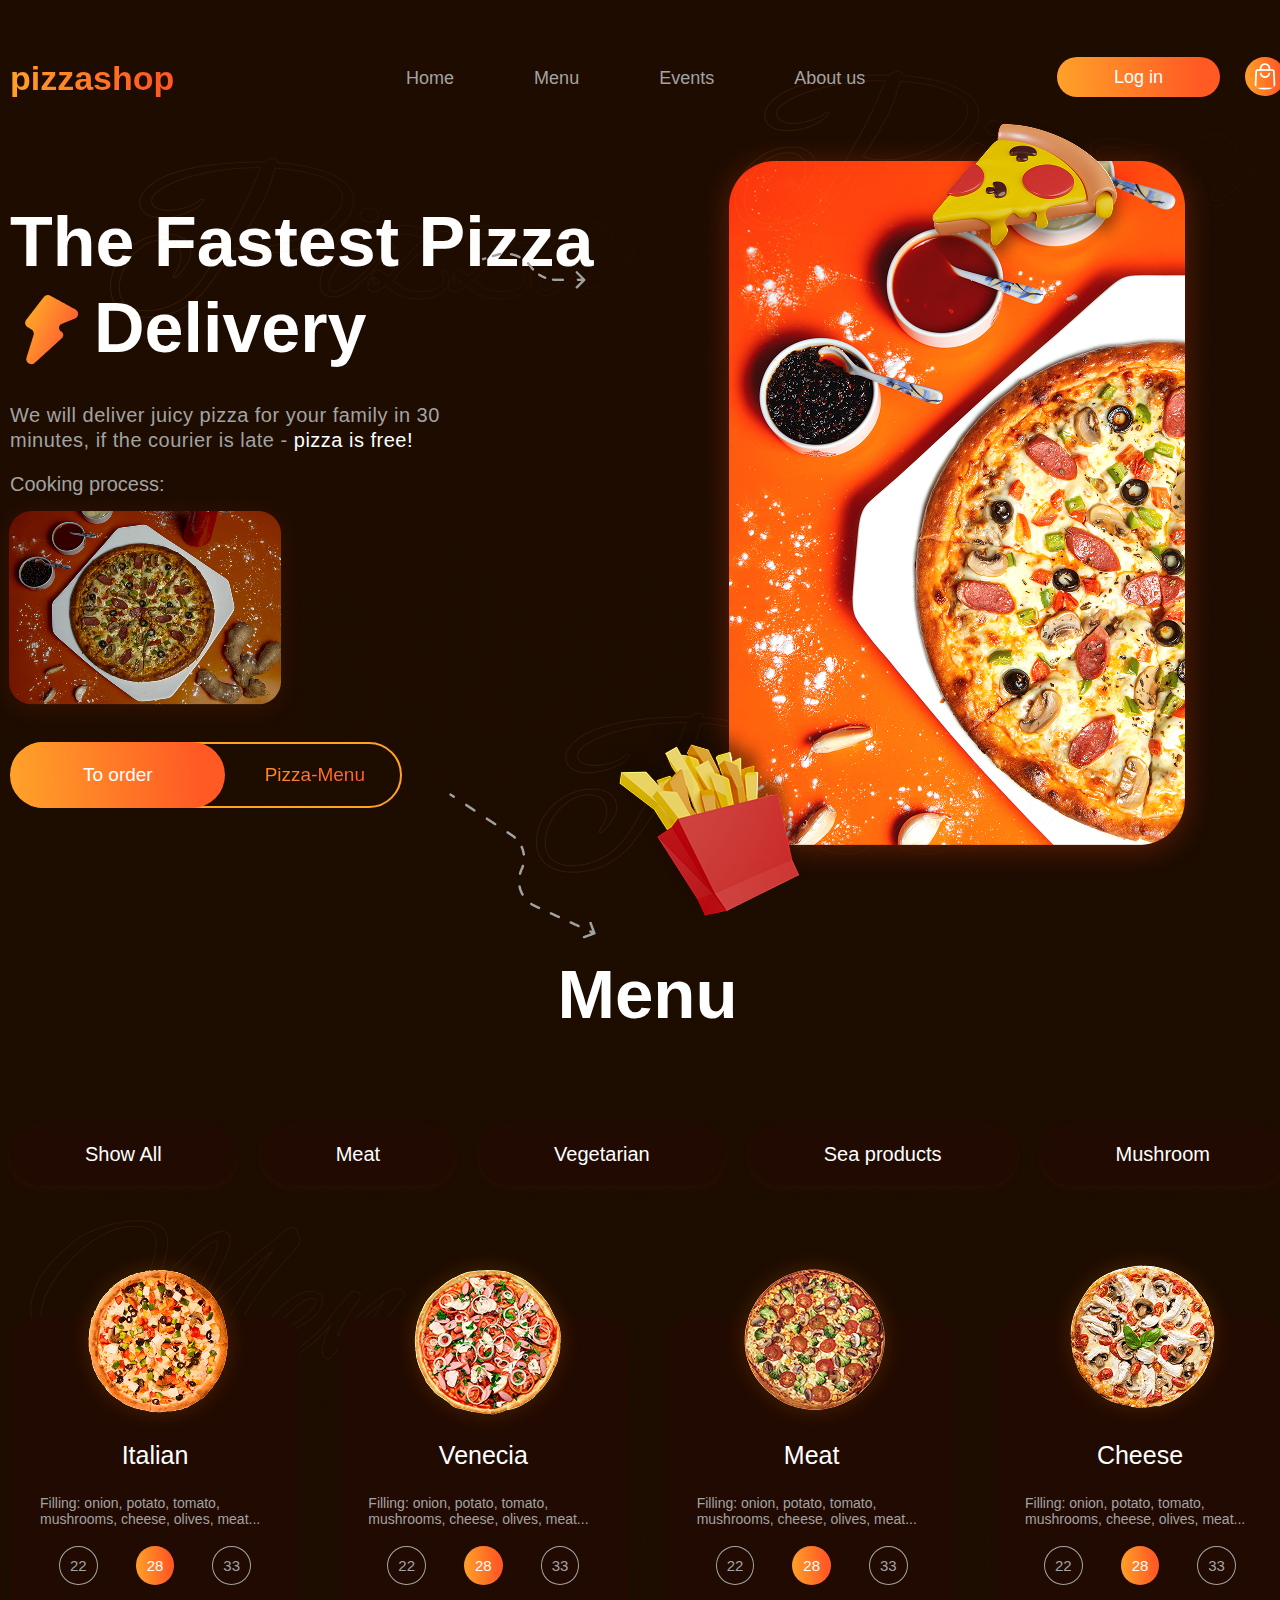
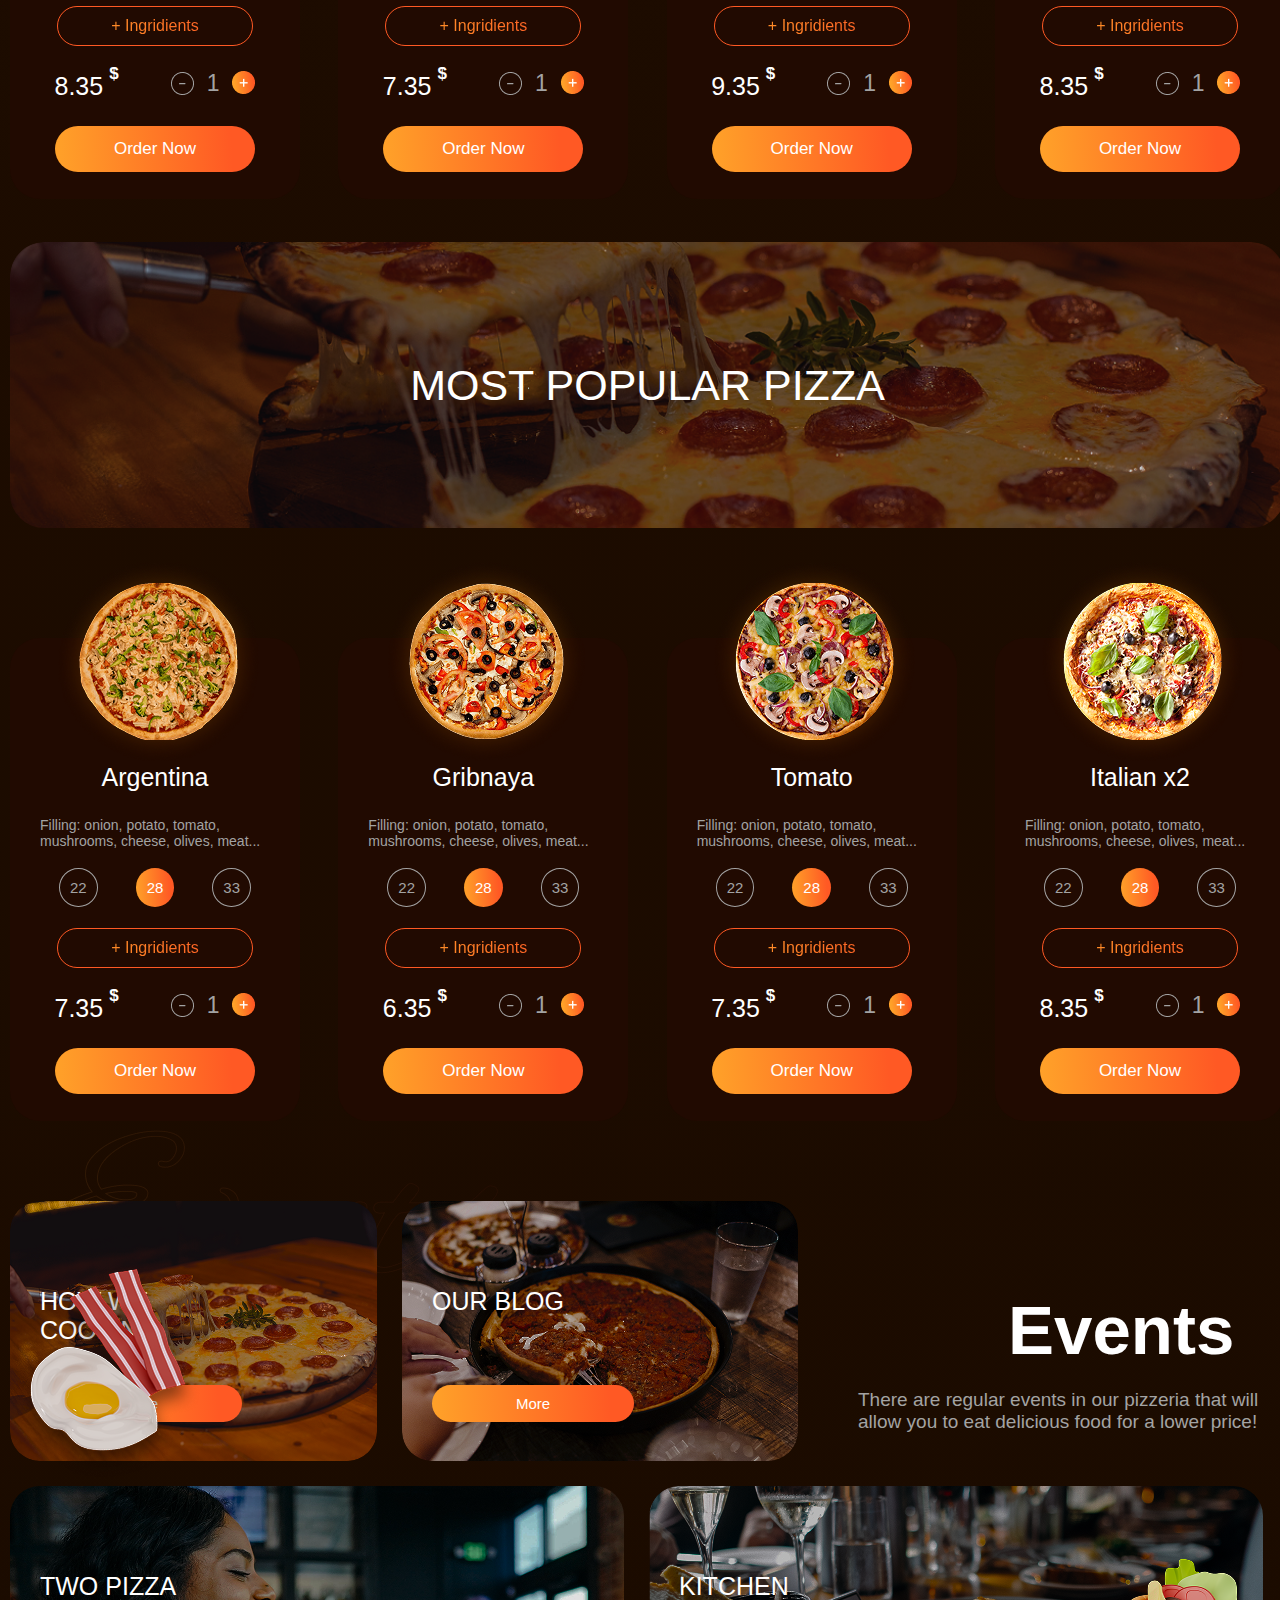
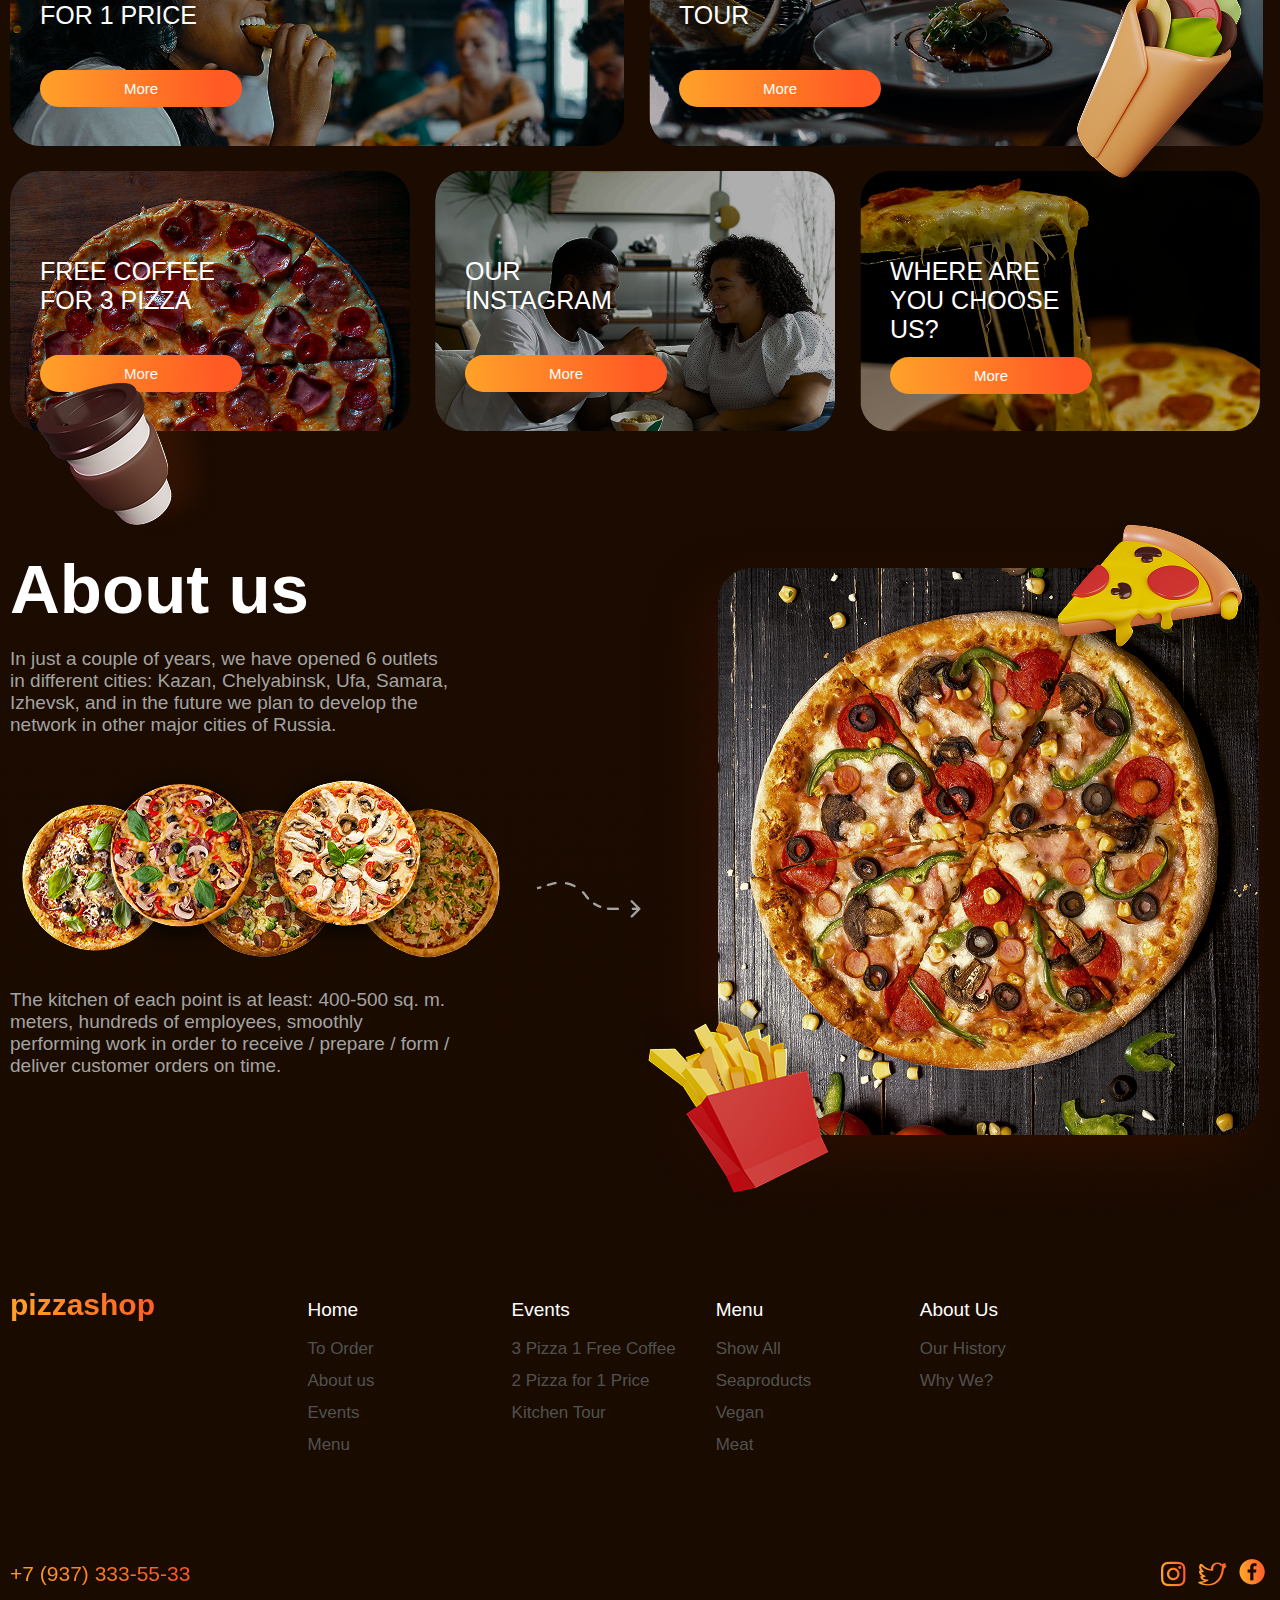
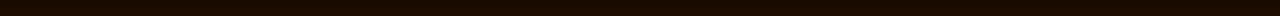
<file: index.html>
<!DOCTYPE html>
<html>

<head>
    <meta charset="UTF-8">
    <meta name="viewport" content="width=device-width, initial-scale=1.0">
    <title>pizzashop</title>
    <link rel="stylesheet" href="pizzashop style.css">
    <script src="pizzashop script.js" defer></script>
</head>

<body>
    <header class="header container">
        <p class="header--logo">pizzashop</p>
        <nav class="header__menu">
            <ul class="header__menu--list">
                <li class="header__menu--item"><a href="#home">Home</a></li>
                <li class="header__menu--item"><a href="#menu">Menu</a></li>
                <li class="header__menu--item"><a href="#events">Events</a></li>
                <li class="header__menu--item"><a href="#about us">About us</a></li>
            </ul>
        </nav>
        <div class="header__items">
            <button class="header__items--button">Log in</button>
            <a href="#"><img src="./img/Group 3.png" alt="" class="header__items--image"></a>
        </div>
        <div class="burger-button">
            <p class="burger-button--element-first"></p>
            <p class="burger-button--element-second"></p>
            <p class="burger-button--element-third"></p>
        </div>
        <div class="menu-is-active">
            <ul class="menu-is-active--list">
                <li class="menu-is-active--item"><a href="#top">Home</a></li>
                <li class="menu-is-active--item"><a href="#menu">Menu</a></li>
                <li class="menu-is-active--item"><a href="#events">Events</a></li>
                <li class="menu-is-active--item"><a href="#about us">About us</a></li>
            </ul>
        </div>
    </header>
    <div class="content-first container">
        <div class="content-first__column-first">
            <p class="content-first__column-first--zogolovok">The Fastest Pizza<img src="./img/grom.png" alt=""
                    class="content-first__column-first--zogolovok--img">Delivery</p>
            <p class="content-first__column-first--text">We will deliver juicy pizza for your family in 30 minutes, if
                the courier is late - <span class="content-first__column-first--text--element">pizza is free!</span></p>
            <p class="content-first__column-first--description">Cooking process:</p>
            <img src="./img/pizza video.png" alt="" class="content-first__column-first--img-description">
            <div class="content-first__column-first__switch">
                <p
                    class="content-first__column-first__switch--element-first content-first__column-first__switch-element-is-aktive">
                    To order</p>
                <p class="content-first__column-first__switch--element-second">Pizza-Menu</p>
            </div>
            <img src="./img/Pizza fon conent1.png" alt="" class="content-first__column-first--pizza-fon">
            <img src="./img/arrow small.png" alt="" class="content-first__column-first--arrow-small">
            <img src="./img/arrow content1.png" alt="" class="content-first__column-first--arrow-big">
        </div>
        <div class="content-first__column-second">
            <img src="./img/Pizza fon conent1.png" alt="" class="content-first__column-second--fon2">
            <img src="./img/foto pizza content1.png" alt="" class="content-first__column-second--pizza-foto">
            <img src="./img/icon fries content1.png" alt="" class="content-first__column-second--fri">
        </div>
        <div class="content-first__column-second--foto">
            <img src="./img/icon pizza content1.png" alt="" class="content-first__column-second--pizza-ikon">
            <img src="./img/Pizza fon conent1.png" alt="" class="content-first__column-second--fon1">
        </div>
    </div>
    <div class="content-second container" id="menu">
        <p class="content-second--zogolovok">Menu</p>
        <img src="./img/Menu.png" alt="" class="content-second--menu-fon">
        <div class="content-second__assortment">
            <p class="content-second__assortment--element">Show All</p>
            <p class="content-second__assortment--element">Meat</p>
            <p class="content-second__assortment--element">Vegetarian</p>
            <p class="content-second__assortment--element">Sea products</p>
            <p class="content-second__assortment--element">Mushroom</p>
        </div>
        <div class="content-second__menu">
            <div class="content-second__menu__first">
                <img src="./img/pizza1.png" alt="" class="content-second__menu__first--pizza">
                <p class="content-second__menu__first--name">Italian</p>
                <p class="content-second__menu__first--composition">Filling: onion, potato, tomato, mushrooms, cheese,
                    olives, meat...</p>
                <div class="content-second__menu__first__numbers">
                    <p class="content-second__menu__first__numbers-first">22</p>
                    <p class="content-second__menu__first__numbers-second pizza--size--is-active">28</p>
                    <p class="content-second__menu__first__numbers-third">33</p>
                </div>
                <p class="content-second__menu__first--ingridients">+ Ingridients</p>
                <div class="content-second__menu__first__price">
                    <p class="content-second__menu__first__price--summa">8.35</p>
                    <p class="content-second__menu__first__price--dollar">$</p>
                    <div class="content-second__menu__first__price__calculator">
                        <img src="./img/minus.png" alt="" class="content-second__menu__first__price__calculator--minus">
                        <p class="content-second__menu__first__price__calculator--number">1</p>
                        <img src="./img/plus.png" alt="" class="content-second__menu__first__price__calculator--plus">
                    </div>
                </div>
                <p class="content-second__menu__first--order">Order Now</p>
            </div>
            <div class="content-second__menu__second">
                <img src="./img/pizza2.png" alt="" class="content-second__menu__second--pizza">
                <p class="content-second__menu__second--name">Venecia</p>
                <p class="content-second__menu__second--composition">Filling: onion, potato, tomato, mushrooms, cheese,
                    olives, meat...</p>
                <div class="content-second__menu__second__numbers">
                    <p class="content-second__menu__second__numbers-first">22</p>
                    <p class="content-second__menu__second__numbers-second pizza--size--is-active">28</p>
                    <p class="content-second__menu__second__numbers-third">33</p>
                </div>
                <p class="content-second__menu__second--ingridients">+ Ingridients</p>
                <div class="content-second__menu__second__price">
                    <p class="content-second__menu__second__price--summa">7.35</p>
                    <p class="content-second__menu__second__price--dollar">$</p>
                    <div class="content-second__menu__second__price__calculator">
                        <img src="./img/minus.png" alt="" class="content-second__menu__second__price__calculator--minus">
                        <p class="content-second__menu__second__price__calculator--number">1</p>
                        <img src="./img/plus.png" alt="" class="content-second__menu__second__price__calculator--plus">
                    </div>
                </div>
                <p class="content-second__menu__second--order">Order Now</p>
            </div>
            <div class="content-second__menu__third">
                <img src="./img/pizza3.png" alt="" class="content-second__menu__third--pizza">
                <p class="content-second__menu__third--name">Meat</p>
                <p class="content-second__menu__third--composition">Filling: onion, potato, tomato, mushrooms, cheese,
                    olives, meat...</p>
                <div class="content-second__menu__third__numbers">
                    <p class="content-second__menu__third__numbers-first">22</p>
                    <p class="content-second__menu__third__numbers-second pizza--size--is-active">28</p>
                    <p class="content-second__menu__third__numbers-third">33</p>
                </div>
                <p class="content-second__menu__third--ingridients">+ Ingridients</p>
                <div class="content-second__menu__third__price">
                    <p class="content-second__menu__third__price--summa">9.35</p>
                    <p class="content-second__menu__third__price--dollar">$</p>
                    <div class="content-second__menu__third__price__calculator">
                        <img src="./img/minus.png" alt="" class="content-second__menu__third__price__calculator--minus">
                        <p class="content-second__menu__third__price__calculator--number">1</p>
                        <img src="./img/plus.png" alt="" class="content-second__menu__third__price__calculator--plus">
                    </div>
                </div>
                <p class="content-second__menu__third--order">Order Now</p>
            </div>
            <div class="content-second__menu__fourth">
                <img src="./img/pizza4.png" alt="" class="content-second__menu__fourth--pizza">
                <p class="content-second__menu__fourth--name">Cheese</p>
                <p class="content-second__menu__fourth--composition">Filling: onion, potato, tomato, mushrooms, cheese,
                    olives, meat...</p>
                <div class="content-second__menu__fourth__numbers">
                    <p class="content-second__menu__fourth__numbers-first">22</p>
                    <p class="content-second__menu__fourth__numbers-second pizza--size--is-active">28</p>
                    <p class="content-second__menu__fourth__numbers-third">33</p>
                </div>
                <p class="content-second__menu__fourth--ingridients">+ Ingridients</p>
                <div class="content-second__menu__fourth__price">
                    <p class="content-second__menu__fourth__price--summa">8.35</p>
                    <p class="content-second__menu__fourth__price--dollar">$</p>
                    <div class="content-second__menu__fourth__price__calculator">
                        <img src="./img/minus.png" alt="" class="content-second__menu__fourth__price__calculator--minus">
                        <p class="content-second__menu__fourth__price__calculator--number">1</p>
                        <img src="./img/plus.png" alt="" class="content-second__menu__fourth__price__calculator--plus">
                    </div>
                </div>
                <p class="content-second__menu__fourth--order">Order Now</p>
            </div>
        </div>
    </div>
    <div class="content-third container">
        <div class="content-third__otcek-first">
            <p class="content-third__otcek-first--text">MOST POPULAR PIZZA</p>
        </div>
        <div class="content-third__otcek-second__menu">
            <div class="content-third__otcek-second__menu__first">
                <img src="./img/pizza5.png" alt="" class="content-third__otcek-second__menu__first--pizza">
                <p class="content-third__otcek-second__menu__first--name">Argentina</p>
                <p class="content-third__otcek-second__menu__first--composition">Filling: onion, potato, tomato,
                    mushrooms, cheese, olives, meat...</p>
                <div class="content-third__otcek-second__menu__first__numbers">
                    <p class="content-third__otcek-second__menu__first__numbers-first">22</p>
                    <p class="content-third__otcek-second__menu__first__numbers-second pizza--size--is-active">28</p>
                    <p class="content-third__otcek-second__menu__first__numbers-third">33</p>
                </div>
                <p class="content-third__otcek-second__menu__first--ingridients">+ Ingridients</p>
                <div class="content-third__otcek-second__menu__first__price">
                    <p class="content-third__otcek-second__menu__first__price--summa">7.35</p>
                    <p class="content-third__otcek-second__menu__first__price--dollar">$</p>
                    <div class="content-third__otcek-second__menu__first__price__calculator">
                        <img src="./img/minus.png" alt=""
                            class="content-third__otcek-second__menu__first__price__calculator--minus">
                        <p class="content-third__otcek-second__menu__first__price__calculator--number">1</p>
                        <img src="./img/plus.png" alt=""
                            class="content-third__otcek-second__menu__first__price__calculator--plus">
                    </div>
                </div>
                <p class="content-third__otcek-second__menu__first--order">Order Now</p>
            </div>
            <div class="content-third__otcek-second__menu__second">
                <img src="./img/pizza6.png" alt="" class="content-third__otcek-second__menu__second--pizza">
                <p class="content-third__otcek-second__menu__second--name">Gribnaya</p>
                <p class="content-third__otcek-second__menu__second--composition">Filling: onion, potato, tomato,
                    mushrooms, cheese, olives, meat...</p>
                <div class="content-third__otcek-second__menu__second__numbers">
                    <p class="content-third__otcek-second__menu__second__numbers-first">22</p>
                    <p class="content-third__otcek-second__menu__second__numbers-second pizza--size--is-active">28</p>
                    <p class="content-third__otcek-second__menu__second__numbers-third">33</p>
                </div>
                <p class="content-third__otcek-second__menu__second--ingridients">+ Ingridients</p>
                <div class="content-third__otcek-second__menu__second__price">
                    <p class="content-third__otcek-second__menu__second__price--summa">6.35</p>
                    <p class="content-third__otcek-second__menu__second__price--dollar">$</p>
                    <div class="content-third__otcek-second__menu__second__price__calculator">
                        <img src="./img/minus.png" alt=""
                            class="content-third__otcek-second__menu__second__price__calculator--minus">
                        <p class="content-third__otcek-second__menu__second__price__calculator--number">1</p>
                        <img src="./img/plus.png" alt=""
                            class="content-third__otcek-second__menu__second__price__calculator--plus">
                    </div>
                </div>
                <p class="content-third__otcek-second__menu__second--order">Order Now</p>
            </div>
            <div class="content-third__otcek-second__menu__third">
                <img src="./img/pizza7.png" alt="" class="content-third__otcek-second__menu__third--pizza">
                <p class="content-third__otcek-second__menu__third--name">Tomato</p>
                <p class="content-third__otcek-second__menu__third--composition">Filling: onion, potato, tomato,
                    mushrooms, cheese, olives, meat...</p>
                <div class="content-third__otcek-second__menu__third__numbers">
                    <p class="content-third__otcek-second__menu__third__numbers-first">22</p>
                    <p class="content-third__otcek-second__menu__third__numbers-second pizza--size--is-active">28</p>
                    <p class="content-third__otcek-second__menu__third__numbers-third">33</p>
                </div>
                <p class="content-third__otcek-second__menu__third--ingridients">+ Ingridients</p>
                <div class="content-third__otcek-second__menu__third__price">
                    <p class="content-third__otcek-second__menu__third__price--summa">7.35</p>
                    <p class="content-third__otcek-second__menu__third__price--dollar">$</p>
                    <div class="content-third__otcek-second__menu__third__price__calculator">
                        <img src="./img/minus.png" alt=""
                            class="content-third__otcek-second__menu__third__price__calculator--minus">
                        <p class="content-third__otcek-second__menu__third__price__calculator--number">1</p>
                        <img src="./img/plus.png" alt=""
                            class="content-third__otcek-second__menu__third__price__calculator--plus">
                    </div>
                </div>
                <p class="content-third__otcek-second__menu__third--order">Order Now</p>
            </div>
            <div class="content-third__otcek-second__menu__fourth">
                <img src="./img/pizza8.png" alt="" class="content-third__otcek-second__menu__fourth--pizza">
                <p class="content-third__otcek-second__menu__fourth--name">Italian x2</p>
                <p class="content-third__otcek-second__menu__fourth--composition">Filling: onion, potato, tomato,
                    mushrooms, cheese, olives, meat...</p>
                <div class="content-third__otcek-second__menu__fourth__numbers">
                    <p class="content-third__otcek-second__menu__fourth__numbers-first">22</p>
                    <p class="content-third__otcek-second__menu__fourth__numbers-second pizza--size--is-active">28</p>
                    <p class="content-third__otcek-second__menu__fourth__numbers-third">33</p>
                </div>
                <p class="content-third__otcek-second__menu__fourth--ingridients">+ Ingridients</p>
                <div class="content-third__otcek-second__menu__fourth__price">
                    <p class="content-third__otcek-second__menu__fourth__price--summa">8.35</p>
                    <p class="content-third__otcek-second__menu__fourth__price--dollar">$</p>
                    <div class="content-third__otcek-second__menu__fourth__price__calculator">
                        <img src="./img/minus.png" alt=""
                            class="content-third__otcek-second__menu__fourth__price__calculator--minus">
                        <p class="content-third__otcek-second__menu__fourth__price__calculator--number">1</p>
                        <img src="./img/plus.png" alt=""
                            class="content-third__otcek-second__menu__fourth__price__calculator--plus">
                    </div>
                </div>
                <p class="content-third__otcek-second__menu__fourth--order">Order Now</p>
            </div>
        </div>
    </div>
    <div class="content-fourth container" id="events">
        <img src="./img/Events.png" alt="" class="content-fourth--fon">
        <img src="./img/egg and bacon 1.png" alt="" class="content-fourth--egs">
        <img src="./img/buritto 1.png" alt="" class="content-fourth--buritto">
        <img src="./img/cofee 1.png" alt="" class="content-fourth--coffe">
        <div class="content-fourth__floor-first">
            <div class="content-fourth__floor-first--flex-element-first">
                <div class="content-fourth__floor-first__box-first">
                    <p class="content-fourth--text">HOW WE<br> COOKING</p>
                    <p class="content-fourth--button">More</p>
                </div>
                <div class="content-fourth__floor-first__box-second">
                    <p class="content-fourth--text">OUR BLOG</p>
                    <p class="content-fourth--button button-box-second">More</p>
                </div>
            </div>
            <div class="content-fourth__floor-first__box-third">
                <p class="content-fourth--zogolovok">Events</p>
                <p class="content-fourth__floor-first__box-third--text">There are regular events in our pizzeria that
                    will allow you to eat delicious food for a lower price!</p>
            </div>
        </div>
        <div class="content-fourth__floor-second">
            <div class="content-fourth__floor-first--flex-element">
                <div class="content-fourth__floor-second__box-first">
                    <p class="content-fourth--text">TWO PIZZA<br> FOR 1 PRICE</p>
                    <p class="content-fourth--button">More</p>
                </div>
                <div class="content-fourth__floor-second__box-second">
                    <p class="content-fourth--text">KITCHEN<br> TOUR</p>
                    <p class="content-fourth--button">More</p>
                </div>
            </div>

        </div>
        <div class="content-fourth__floor-third">
            <div class="content-fourth__floor-first--flex-element">
                <div class="content-fourth__floor-third__box-first">
                    <p class="content-fourth--text">FREE COFFEE<br> FOR 3 PIZZA</p>
                    <p class="content-fourth--button">More</p>
                </div>
                <div class="content-fourth__floor-third__box-second">
                    <p class="content-fourth--text">OUR<br> INSTAGRAM</p>
                    <p class="content-fourth--button">More</p>
                </div>
                <div class="content-fourth__floor-third__box-third">
                    <p class="content-fourth--text">WHERE ARE<br> YOU CHOOSE<br> US?</p>
                    <p class="content-fourth--button button--box-third">More</p>
                </div>
            </div>
        </div>
    </div>
    <div class="content-fifth container" id="about us">
        <div class="content-fifth__column-first">
            <p class="content-fifth__column-first--zogolovok">About us</p>
            <p class="content-fifth__column-first--text">In just a couple of years, we have opened 6 outlets in
                different cities: Kazan, Chelyabinsk, Ufa, Samara, Izhevsk, and in the future we plan to develop the
                network in other major cities of Russia.</p>
            <img src="./img/pizzas.png" alt="" class="content-fifth__column-first--pizzas">
            <p class="content-fifth__column-first--text">The kitchen of each point is at least: 400-500 sq. m. meters,
                hundreds of employees, smoothly performing work in order to receive / prepare / form / deliver customer
                orders on time.</p>
            <img src="./img/Vector 4.png" alt="" class="content-fifth__column-first--arrow">
        </div>
        <div class="content-fifth__column-second">
            <img src="./img/pizza end.png" alt="" class="content-fifth__column-second--pizza">
            <img src="./img/icon pizza content1.png" alt="" class="content-fifth__column-second--ikon-pizza">
            <img src="./img/icon fries content1.png" alt="" class="content-fifth__column-second--fri">
        </div>
    </div>
    <footer class="footer-fon">
        <div class="footer container">
            <div class="footer__logo">
                <p class="footer__logo--logo">pizzashop</p>
                <p class="footer__logo--number">+7 (937) 333-55-33</p>
            </div>
            <div class="footer__list">
                <ul class="footer__menu--list">
                    <li class="footer__menu--item--zogolovok">Home</li>
                    <li class="footer__menu--item"><a href="#">To Order</a></li>
                    <li class="footer__menu--item"><a href="#">About us</a></li>
                    <li class="footer__menu--item"><a href="#">Events</a></li>
                    <li class="footer__menu--item"><a href="#">Menu</a></li>
                </ul>
                <ul class="footer__menu--list">
                    <li class="footer__menu--item--zogolovok">Events</li>
                    <li class="footer__menu--item"><a href="#">3 Pizza 1 Free Coffee</a></li>
                    <li class="footer__menu--item"><a href="#">2 Pizza for 1 Price</a></li>
                    <li class="footer__menu--item"><a href="#">Kitchen Tour</a></li>
                </ul>
                <ul class="footer__menu--list">
                    <li class="footer__menu--item--zogolovok">Menu</li>
                    <li class="footer__menu--item"><a href="#">Show All</a></li>
                    <li class="footer__menu--item"><a href="#">Seaproducts</a></li>
                    <li class="footer__menu--item"><a href="#">Vegan</a></li>
                    <li class="footer__menu--item"><a href="#">Meat</a></li>
                </ul>
                <ul class="footer__menu--list">
                    <li class="footer__menu--item--zogolovok">About Us</li>
                    <li class="footer__menu--item"><a href="#">Our History</a></li>
                    <li class="footer__menu--item"><a href="#">Why We?</a></li>
                </ul>
            </div>

            <div class="footer__ikons">
                <img src="./img/ikons.png" alt="" class="footer__ikons--image">
            </div>
        </div>
    </footer>






</body>

</html>
</file>
<file: pizzashop style.css>
/* Шрифты */

@font-face {
    font-family: 'Muller-Trial';
    src: url('/fonts/Muller-Trial-Regular.woff2') format('woff2');
    font-weight: 400;
    font-style: normal;
    font-display: swap;
}

@font-face {
    font-family: 'Muller-Trial';
    src: url('/fonts/Muller-Trial-Medium.woff2') format('woff2');
    font-weight: 500;
    font-style: normal;
    font-display: swap;
}

@font-face {
    font-family: 'Muller-Trial';
    src: url('/fonts/Muller-Trial-ExtraBold.woff2') format('woff2');
    font-weight: 800;
    font-style: normal;
    font-display: swap;
}



/* Глобальныу стили */

:root {
    --color-white: #ffffff;
    --color-text: #A3A3A3;
    --color-orenge: linear-gradient(267deg, rgba(255,89,36,1) 12%, rgba(255,162,41,1) 100%);
    --color-background: linear-gradient(180deg, rgba(30,12,0,1) 0%, rgb(26, 11, 0) 100%);

    --font-family: 'Metropolis', sans-serif;

    --transition-duration: 200ms;
}

li {
    list-style: none;
}

a {
    text-decoration: none;
}

body {
    font-family: var(--font-family);
    color: var(--color-white);
    background: var(--color-background);
    overflow-x: hidden;
    overflow-y: scroll;
    margin: 0;
}

.container {
    margin-left: auto;
    margin-right: auto;
    max-width: calc(1255px + 10px * 2);
    padding-left: 10px;
    padding-right: 10px;
    width: 100%;
}

html {
    scroll-behavior: smooth;
}



/* Стили */

.header {
    display: flex;
    margin-top: 25px;
    justify-content: space-between;
    align-items: center;
}

.header--logo {
    font-size: 34px;
    font-weight: 800;
    background: var(--color-orenge);
    background-clip: text;
    color: transparent;
}

.header__menu--list {
    display: flex;
    gap: 80px;
}

.menu-is-active {
    transform: translateY(-100%);  
    transition: 900ms;
    position: fixed; 
    left: 0;
    right: 0;
    bottom: 0;
    top: 0;
    margin-top: 0;
    line-height: 20vh;
    font-size: 30px;
    background-color: #1e0c007a;
    height: 100%;
    width: 100%;
    backdrop-filter: blur(7px);
    z-index: 100;
}

.menu-activ {
    transform: translateY(0);
}

.menu-is-active--list {
    text-align: center;
    padding: 0;
}

.menu-is-active--item a {
    color: var(--color-text);
    transition: var(--transition-duration);
}

.header__menu--item a {
    color: var(--color-text);
    font-size: 18px;
    font-weight: 400;
    transition: var(--transition-duration);
}

.header__items {
    display: flex;
    position: relative;
    z-index: 20;
    
}

.header__items--button {
    font-size: 18px;
    font-weight: 500;
    color: var(--color-white);
    border: 0;
    border-radius: 84px;
    background: var(--color-orenge);
    height: 40px;
    width: 163px;
    white-space: nowrap;
    text-align: center;
    transition: var(--transition-duration);
    cursor: pointer;
}

.header__items--image {
    background: var(--color-orenge);
    border-radius: 50%;
    padding: 6px;
    margin-left: 25px;
    transition: var(--transition-duration);
    cursor: pointer;
}

.burger-button {
    display: none;
    cursor: pointer;
    position: relative;
    z-index: 20;
}

.content-first {
    display: flex;
    justify-content: space-between;
}

.content-first__column-first {
    position: relative;
}

.content-first__column-first--zogolovok {
    font-size: 70px;
    font-weight: 800;
    letter-spacing: 0;
    max-width: 596px;
}

.content-first__column-first--zogolovok--img {
    margin-inline: 15px;
    position: relative;
    top: 13px;
}

.content-first__column-first--text {
    font-size: 20px;
    font-weight: 400;
    line-height: 25px;
    letter-spacing: 0.5px;
    color: var(--color-text);
    width: 430px;
    margin-top: -35px;
}

.content-first__column-first--text--element {
    color: var(--color-white);
}

.content-first__column-first--description {
    font-size: 20px;
    font-weight: 400;
    color: var(--color-text);
}

.content-first__column-first--img-description {
    margin-top: -30px;
    position: relative;
    right: 30px;
}

.content-first__column-first__switch {
    display: flex;
    position: relative;
    width: 388px;
    height: 62px;
    border: 2px solid #FFA228;
    border-radius: 100px;
}

.content-first__column-first__switch--element-first {
    font-size: 19px;
    font-weight: 500;
    background: var(--color-orenge);
    background-clip: text;
    color: transparent;
    white-space: nowrap;
    margin: 0;
    padding-block: 22px;
    padding-inline: 72px;
    border-radius: 100px;
    position: absolute;
    left: -1px;
    top: -2px;
    cursor: pointer;
}

.content-first__column-first__switch--element-second {
    font-size: 19px;
    font-weight: 500;
    background: var(--color-orenge);
    background-clip: text;
    color: transparent;
    white-space: nowrap;
    margin: 0;
    padding-block: 22px;
    padding-right: 37px;
    padding-left: 50px;
    border-radius: 100px;
    position: absolute;
    right: -2px;
    top: -2px;
    cursor: pointer;
}

.content-first__column-first__switch-element-is-aktive {
    color: var(--color-white);
    background: var(--color-orenge);
    animation-name: swith;
    animation-duration: 200ms;
    animation-iteration-count: 1;
}

.content-first__column-first--pizza-fon {
    position: absolute;
    top: 25px;
    left: 100px;
}

.content-first__column-first--arrow-small {
    position: absolute;
    top: 120px;
    right: 20px;
}

.content-first__column-first--arrow-big {
    position: absolute;
    top: 660px;
    right: 10px;
}

.content-first__column-second {
    position: relative;
    max-width: 500px;
}

.content-first__column-second--pizza-ikon {
    position: absolute;
    top: 30px;
    right: 120px;    
}

.content-first__column-second--fri {
    position: absolute;
    top: 520px;
    left: -140px;
}

.content-first__column-second--fon1 {
    position: absolute;
    top: 70px;
    right: 20px;
}

.content-first__column-second--fon2 {
    position: absolute;
    top: 580px;
    left: -160px;
}

.content-second {
    margin-top: 50px;
}

.content-second--zogolovok {
    font-size: 69px;
    font-weight: 800;
    text-align: center;
}

.content-second--menu-fon {
    position: absolute;
    z-index: 10;
    top: 1220px;
    left: 30px;
}

.content-second__assortment {
    display: flex;
    justify-content: space-between;
    position: relative;
    z-index: 20;
    flex-wrap: wrap;
}

.content-second__assortment--element {
    font-size: 20px;
    font-weight: 500;
    background-color: #210A01;
    border-radius: 100px;
    box-shadow: 0px 3px 10px 0px #FF6B000F;
    padding: 20px 75px;
    white-space: nowrap;
    transition: var(--transition-duration);
    cursor: pointer;
}

.content-second__menu {
    display: flex;
    justify-content: space-between;
    position: relative;
    z-index: 20;
    margin-top: 110px;
}

.content-second__menu__first {
    position: relative;
    background-color: #210A01;
    border-radius: 30px;
    padding-inline: 30px;
    padding-bottom: 10px;
    padding-top: 100px;
}

.content-second__menu__first--pizza {
    position: absolute;
    top: -80px;
    left: 15%;
}

.content-second__menu__first--name {
    font-size: 25px;
    font-weight: 500;
    text-align: center;
}

.content-second__menu__first--composition {
    font-size: 14px;
    font-weight: 400;
    color: var(--color-text);
    width: 230px;
}

.content-second__menu__first__numbers {
    display: flex;
    justify-content: space-around;
    margin-top: -10px;
    margin-bottom: -10px;
}

.content-second__menu__first__numbers-first {
    font-size: 15px;
    font-weight: 400;
    color: var(--color-text);
    border: 1px solid var(--color-text);
    border-radius: 50%;
    padding: 10px;
    cursor: pointer;
}

.content-second__menu__first__numbers-second {
    font-size: 15px;
    font-weight: 400;
    color: var(--color-text);
    border: 1px solid var(--color-text);
    border-radius: 50%;
    padding: 10px;
    cursor: pointer;
}

.content-second__menu__first__numbers-third {
    font-size: 15px;
    font-weight: 400;
    color: var(--color-text);
    border: 1px solid var(--color-text);
    border-radius: 50%;
    padding: 10px;
    cursor: pointer;
}

.content-second__menu__first--ingridients {
    text-align: center;
    background: var(--color-orenge);
    background-clip: text;
    color: transparent;
    border: 1px solid #FF5924;
    border-radius: 84px;
    padding-block: 10px;
    width: 194px;
    margin-left: auto;
    margin-right: auto;
}

.content-second__menu__first__price {
    display: flex;
    justify-content: space-around;
    margin-top: -15px;
}

.content-second__menu__first__price--summa {
    font-size: 25px;
    font-weight: 500;
}

.content-second__menu__first__price--dollar {
    font-size: 17px;
    font-weight: 700;
    position: relative;
    right: 23px;
}

.content-second__menu__first__price__calculator {
    display: flex;
    gap: 13px;
}

.content-second__menu__first__price__calculator--minus {
    height: 23px;
    width: 23px;
    position: relative;
    top: 25px;
    cursor: pointer;
    transition: var(--transition-duration);
}

.content-second__menu__first__price__calculator--plus {
    height: 23px;
    width: 23px;
    position: relative;
    top: 24px;
    cursor: pointer;
    transition: var(--transition-duration);
}

.content-second__menu__first__price__calculator--number {
    font-size: 23px;
    font-weight: 400;
    color: var(--color-text);
}

.content-second__menu__first--order {
    font-size: 17px;
    font-weight: 500;
    background: var(--color-orenge);
    border-radius: 84px;
    padding-block: 13px;
    width: 200px;
    text-align: center;
    margin-left: auto;
    margin-right: auto;
    margin-top: 0;
    cursor: pointer;
    transition: var(--transition-duration);
}

.content-second__menu__second {
    position: relative;
    background-color: #210A01;
    border-radius: 30px;
    padding-inline: 30px;
    padding-bottom: 10px;
    padding-top: 100px;
}

.content-second__menu__second--pizza {
    position: absolute;
    top: -80px;
    left: 15%;
}

.content-second__menu__second--name {
    font-size: 25px;
    font-weight: 500;
    text-align: center;
}

.content-second__menu__second--composition {
    font-size: 14px;
    font-weight: 400;
    color: var(--color-text);
    width: 230px;
}

.content-second__menu__second__numbers {
    display: flex;
    justify-content: space-around;
    margin-top: -10px;
    margin-bottom: -10px;
}

.content-second__menu__second__numbers-first {
    font-size: 15px;
    font-weight: 400;
    color: var(--color-text);
    border: 1px solid var(--color-text);
    border-radius: 50%;
    padding: 10px;
    cursor: pointer;
}

.content-second__menu__second__numbers-second {
    font-size: 15px;
    font-weight: 400;
    color: var(--color-text);
    border: 1px solid var(--color-text);
    border-radius: 50%;
    padding: 10px;
    cursor: pointer;
}

.content-second__menu__second__numbers-third {
    font-size: 15px;
    font-weight: 400;
    color: var(--color-text);
    border: 1px solid var(--color-text);
    border-radius: 50%;
    padding: 10px;
    cursor: pointer;
}

.content-second__menu__second--ingridients {
    text-align: center;
    background: var(--color-orenge);
    background-clip: text;
    color: transparent;
    border: 1px solid #FF5924;
    border-radius: 84px;
    padding-block: 10px;
    width: 194px;
    margin-left: auto;
    margin-right: auto;
}

.content-second__menu__second__price {
    display: flex;
    justify-content: space-around;
    margin-top: -15px;
}

.content-second__menu__second__price--summa {
    font-size: 25px;
    font-weight: 500;
}

.content-second__menu__second__price--dollar {
    font-size: 17px;
    font-weight: 700;
    position: relative;
    right: 23px;
}

.content-second__menu__second__price__calculator {
    display: flex;
    gap: 13px;
}

.content-second__menu__second__price__calculator--minus {
    height: 23px;
    width: 23px;
    position: relative;
    top: 25px;
    cursor: pointer;
    transition: var(--transition-duration);
}

.content-second__menu__second__price__calculator--plus {
    height: 23px;
    width: 23px;
    position: relative;
    top: 24px;
    cursor: pointer;
    transition: var(--transition-duration);
}

.content-second__menu__second__price__calculator--number {
    font-size: 23px;
    font-weight: 400;
    color: var(--color-text);
}

.content-second__menu__second--order {
    font-size: 17px;
    font-weight: 500;
    background: var(--color-orenge);
    border-radius: 84px;
    padding-block: 13px;
    width: 200px;
    text-align: center;
    margin-left: auto;
    margin-right: auto;
    margin-top: 0;
    cursor: pointer;
    transition: var(--transition-duration);
}

.content-second__menu__third {
    position: relative;
    background-color: #210A01;
    border-radius: 30px;
    padding-inline: 30px;
    padding-bottom: 10px;
    padding-top: 100px;
}

.content-second__menu__third--pizza {
    position: absolute;
    top: -80px;
    left: 15%;
}

.content-second__menu__third--name {
    font-size: 25px;
    font-weight: 500;
    text-align: center;
}

.content-second__menu__third--composition {
    font-size: 14px;
    font-weight: 400;
    color: var(--color-text);
    width: 230px;
}

.content-second__menu__third__numbers {
    display: flex;
    justify-content: space-around;
    margin-top: -10px;
    margin-bottom: -10px;
}

.content-second__menu__third__numbers-first {
    font-size: 15px;
    font-weight: 400;
    color: var(--color-text);
    border: 1px solid var(--color-text);
    border-radius: 50%;
    padding: 10px;
    cursor: pointer;
}

.content-second__menu__third__numbers-second {
    font-size: 15px;
    font-weight: 400;
    color: var(--color-text);
    border: 1px solid var(--color-text);
    border-radius: 50%;
    padding: 10px;
    cursor: pointer;
}

.content-second__menu__third__numbers-third {
    font-size: 15px;
    font-weight: 400;
    color: var(--color-text);
    border: 1px solid var(--color-text);
    border-radius: 50%;
    padding: 10px;
    cursor: pointer;
}

.content-second__menu__third--ingridients {
    text-align: center;
    background: var(--color-orenge);
    background-clip: text;
    color: transparent;
    border: 1px solid #FF5924;
    border-radius: 84px;
    padding-block: 10px;
    width: 194px;
    margin-left: auto;
    margin-right: auto;
}

.content-second__menu__third__price {
    display: flex;
    justify-content: space-around;
    margin-top: -15px;
}

.content-second__menu__third__price--summa {
    font-size: 25px;
    font-weight: 500;
}

.content-second__menu__third__price--dollar {
    font-size: 17px;
    font-weight: 700;
    position: relative;
    right: 23px;
}

.content-second__menu__third__price__calculator {
    display: flex;
    gap: 13px;
}

.content-second__menu__third__price__calculator--minus {
    height: 23px;
    width: 23px;
    position: relative;
    top: 25px;
    cursor: pointer;
    transition: var(--transition-duration);
}

.content-second__menu__third__price__calculator--plus {
    height: 23px;
    width: 23px;
    position: relative;
    top: 24px;
    cursor: pointer;
    transition: var(--transition-duration);
}

.content-second__menu__third__price__calculator--number {
    font-size: 23px;
    font-weight: 400;
    color: var(--color-text);
}

.content-second__menu__third--order {
    font-size: 17px;
    font-weight: 500;
    background: var(--color-orenge);
    border-radius: 84px;
    padding-block: 13px;
    width: 200px;
    text-align: center;
    margin-left: auto;
    margin-right: auto;
    margin-top: 0;
    cursor: pointer;
    transition: var(--transition-duration);
}

.content-second__menu__fourth {
    position: relative;
    background-color: #210A01;
    border-radius: 30px;
    padding-inline: 30px;
    padding-bottom: 10px;
    padding-top: 100px;
}

.content-second__menu__fourth--pizza {
    position: absolute;
    top: -80px;
    left: 15%;
}

.content-second__menu__fourth--name {
    font-size: 25px;
    font-weight: 500;
    text-align: center;
}

.content-second__menu__fourth--composition {
    font-size: 14px;
    font-weight: 400;
    color: var(--color-text);
    width: 230px;
}

.content-second__menu__fourth__numbers {
    display: flex;
    justify-content: space-around;
    margin-top: -10px;
    margin-bottom: -10px;
}

.content-second__menu__fourth__numbers-first {
    font-size: 15px;
    font-weight: 400;
    color: var(--color-text);
    border: 1px solid var(--color-text);
    border-radius: 50%;
    padding: 10px;
    cursor: pointer;
}

.content-second__menu__fourth__numbers-second {
    font-size: 15px;
    font-weight: 400;
    color: var(--color-text);
    border: 1px solid var(--color-text);
    border-radius: 50%;
    padding: 10px;
    cursor: pointer;
}

.content-second__menu__fourth__numbers-third {
    font-size: 15px;
    font-weight: 400;
    color: var(--color-text);
    border: 1px solid var(--color-text);
    border-radius: 50%;
    padding: 10px;
    cursor: pointer;
}

.content-second__menu__fourth--ingridients {
    text-align: center;
    background: var(--color-orenge);
    background-clip: text;
    color: transparent;
    border: 1px solid #FF5924;
    border-radius: 84px;
    padding-block: 10px;
    width: 194px;
    margin-left: auto;
    margin-right: auto;
}

.content-second__menu__fourth__price {
    display: flex;
    justify-content: space-around;
    margin-top: -15px;
}

.content-second__menu__fourth__price--summa {
    font-size: 25px;
    font-weight: 500;
}

.content-second__menu__fourth__price--dollar {
    font-size: 17px;
    font-weight: 700;
    position: relative;
    right: 23px;
}

.content-second__menu__fourth__price__calculator {
    display: flex;
    gap: 13px;
}

.content-second__menu__fourth__price__calculator--minus {
    height: 23px;
    width: 23px;
    position: relative;
    top: 25px;
    cursor: pointer;
    transition: var(--transition-duration);
}

.content-second__menu__fourth__price__calculator--plus {
    height: 23px;
    width: 23px;
    position: relative;
    top: 24px;
    cursor: pointer;
    transition: var(--transition-duration);
}

.content-second__menu__fourth__price__calculator--number {
    font-size: 23px;
    font-weight: 400;
    color: var(--color-text);
}

.content-second__menu__fourth--order {
    font-size: 17px;
    font-weight: 500;
    background: var(--color-orenge);
    border-radius: 84px;
    padding-block: 13px;
    width: 200px;
    text-align: center;
    margin-left: auto;
    margin-right: auto;
    margin-top: 0;
    cursor: pointer;
    transition: var(--transition-duration);
}

.content-third__otcek-second__menu {
    display: flex;
    justify-content: space-between;
    position: relative;
    z-index: 20;
    margin-top: 110px;
}

.content-third__otcek-second__menu__first {
    position: relative;
    background-color: #210A01;
    border-radius: 30px;
    padding-inline: 30px;
    padding-bottom: 10px;
    padding-top: 100px;
}

.content-third__otcek-second__menu__first--pizza {
    position: absolute;
    top: -80px;
    left: 15%;
}

.content-third__otcek-second__menu__first--name {
    font-size: 25px;
    font-weight: 500;
    text-align: center;
}

.content-third__otcek-second__menu__first--composition {
    font-size: 14px;
    font-weight: 400;
    color: var(--color-text);
    width: 230px;
}

.content-third__otcek-second__menu__first__numbers {
    display: flex;
    justify-content: space-around;
    margin-top: -10px;
    margin-bottom: -10px;
}

.content-third__otcek-second__menu__first__numbers-first {
    font-size: 15px;
    font-weight: 400;
    color: var(--color-text);
    border: 1px solid var(--color-text);
    border-radius: 50%;
    padding: 10px;
    cursor: pointer;
}

.content-third__otcek-second__menu__first__numbers-second {
    font-size: 15px;
    font-weight: 400;
    color: var(--color-text);
    border: 1px solid var(--color-text);
    border-radius: 50%;
    padding: 10px;
    cursor: pointer;
}

.content-third__otcek-second__menu__first__numbers-third {
    font-size: 15px;
    font-weight: 400;
    color: var(--color-text);
    border: 1px solid var(--color-text);
    border-radius: 50%;
    padding: 10px;
    cursor: pointer;
}

.content-third__otcek-second__menu__first--ingridients {
    text-align: center;
    background: var(--color-orenge);
    background-clip: text;
    color: transparent;
    border: 1px solid #FF5924;
    border-radius: 84px;
    padding-block: 10px;
    width: 194px;
    margin-left: auto;
    margin-right: auto;
}

.content-third__otcek-second__menu__first__price {
    display: flex;
    justify-content: space-around;
    margin-top: -15px;
}

.content-third__otcek-second__menu__first__price--summa {
    font-size: 25px;
    font-weight: 500;
}

.content-third__otcek-second__menu__first__price--dollar {
    font-size: 17px;
    font-weight: 700;
    position: relative;
    right: 23px;
}

.content-third__otcek-second__menu__first__price__calculator {
    display: flex;
    gap: 13px;
}

.content-third__otcek-second__menu__first__price__calculator--minus {
    height: 23px;
    width: 23px;
    position: relative;
    top: 25px;
    cursor: pointer;
    transition: var(--transition-duration);
}

.content-third__otcek-second__menu__first__price__calculator--plus {
    height: 23px;
    width: 23px;
    position: relative;
    top: 24px;
    cursor: pointer;
    transition: var(--transition-duration);
}

.content-third__otcek-second__menu__first__price__calculator--number {
    font-size: 23px;
    font-weight: 400;
    color: var(--color-text);
}

.content-third__otcek-second__menu__first--order {
    font-size: 17px;
    font-weight: 500;
    background: var(--color-orenge);
    border-radius: 84px;
    padding-block: 13px;
    width: 200px;
    text-align: center;
    margin-left: auto;
    margin-right: auto;
    margin-top: 0;
    cursor: pointer;
    transition: var(--transition-duration);
}

.content-third__otcek-second__menu__second {
    position: relative;
    background-color: #210A01;
    border-radius: 30px;
    padding-inline: 30px;
    padding-bottom: 10px;
    padding-top: 100px;
}

.content-third__otcek-second__menu__second--pizza {
    position: absolute;
    top: -80px;
    left: 15%;
}

.content-third__otcek-second__menu__second--name {
    font-size: 25px;
    font-weight: 500;
    text-align: center;
}

.content-third__otcek-second__menu__second--composition {
    font-size: 14px;
    font-weight: 400;
    color: var(--color-text);
    width: 230px;
}

.content-third__otcek-second__menu__second__numbers {
    display: flex;
    justify-content: space-around;
    margin-top: -10px;
    margin-bottom: -10px;
}

.content-third__otcek-second__menu__second__numbers-first {
    font-size: 15px;
    font-weight: 400;
    color: var(--color-text);
    border: 1px solid var(--color-text);
    border-radius: 50%;
    padding: 10px;
    cursor: pointer;
}

.content-third__otcek-second__menu__second__numbers-second {
    font-size: 15px;
    font-weight: 400;
    color: var(--color-text);
    border: 1px solid var(--color-text);
    border-radius: 50%;
    padding: 10px;
    cursor: pointer;
}

.content-third__otcek-second__menu__second__numbers-third {
    font-size: 15px;
    font-weight: 400;
    color: var(--color-text);
    border: 1px solid var(--color-text);
    border-radius: 50%;
    padding: 10px;
    cursor: pointer;
}

.content-third__otcek-second__menu__second--ingridients {
    text-align: center;
    background: var(--color-orenge);
    background-clip: text;
    color: transparent;
    border: 1px solid #FF5924;
    border-radius: 84px;
    padding-block: 10px;
    width: 194px;
    margin-left: auto;
    margin-right: auto;
}

.content-third__otcek-second__menu__second__price {
    display: flex;
    justify-content: space-around;
    margin-top: -15px;
}

.content-third__otcek-second__menu__second__price--summa {
    font-size: 25px;
    font-weight: 500;
}

.content-third__otcek-second__menu__second__price--dollar {
    font-size: 17px;
    font-weight: 700;
    position: relative;
    right: 23px;
}

.content-third__otcek-second__menu__second__price__calculator {
    display: flex;
    gap: 13px;
}

.content-third__otcek-second__menu__second__price__calculator--minus {
    height: 23px;
    width: 23px;
    position: relative;
    top: 25px;
    cursor: pointer;
    transition: var(--transition-duration);
}

.content-third__otcek-second__menu__second__price__calculator--plus {
    height: 23px;
    width: 23px;
    position: relative;
    top: 24px;
    cursor: pointer;
    transition: var(--transition-duration);
}

.content-third__otcek-second__menu__second__price__calculator--number {
    font-size: 23px;
    font-weight: 400;
    color: var(--color-text);
}

.content-third__otcek-second__menu__second--order {
    font-size: 17px;
    font-weight: 500;
    background: var(--color-orenge);
    border-radius: 84px;
    padding-block: 13px;
    width: 200px;
    text-align: center;
    margin-left: auto;
    margin-right: auto;
    margin-top: 0;
    cursor: pointer;
    transition: var(--transition-duration);
}

.content-third__otcek-second__menu__third {
    position: relative;
    background-color: #210A01;
    border-radius: 30px;
    padding-inline: 30px;
    padding-bottom: 10px;
    padding-top: 100px;
}

.content-third__otcek-second__menu__third--pizza {
    position: absolute;
    top: -80px;
    left: 15%;
}

.content-third__otcek-second__menu__third--name {
    font-size: 25px;
    font-weight: 500;
    text-align: center;
}

.content-third__otcek-second__menu__third--composition {
    font-size: 14px;
    font-weight: 400;
    color: var(--color-text);
    width: 230px;
}

.content-third__otcek-second__menu__third__numbers {
    display: flex;
    justify-content: space-around;
    margin-top: -10px;
    margin-bottom: -10px;
}

.content-third__otcek-second__menu__third__numbers-first {
    font-size: 15px;
    font-weight: 400;
    color: var(--color-text);
    border: 1px solid var(--color-text);
    border-radius: 50%;
    padding: 10px;
    cursor: pointer;
}

.content-third__otcek-second__menu__third__numbers-second {
    font-size: 15px;
    font-weight: 400;
    color: var(--color-text);
    border: 1px solid var(--color-text);
    border-radius: 50%;
    padding: 10px;
    cursor: pointer;
}

.content-third__otcek-second__menu__third__numbers-third {
    font-size: 15px;
    font-weight: 400;
    color: var(--color-text);
    border: 1px solid var(--color-text);
    border-radius: 50%;
    padding: 10px;
    cursor: pointer;
}

.content-third__otcek-second__menu__third--ingridients {
    text-align: center;
    background: var(--color-orenge);
    background-clip: text;
    color: transparent;
    border: 1px solid #FF5924;
    border-radius: 84px;
    padding-block: 10px;
    width: 194px;
    margin-left: auto;
    margin-right: auto;
}

.content-third__otcek-second__menu__third__price {
    display: flex;
    justify-content: space-around;
    margin-top: -15px;
}

.content-third__otcek-second__menu__third__price--summa {
    font-size: 25px;
    font-weight: 500;
}

.content-third__otcek-second__menu__third__price--dollar {
    font-size: 17px;
    font-weight: 700;
    position: relative;
    right: 23px;
}

.content-third__otcek-second__menu__third__price__calculator {
    display: flex;
    gap: 13px;
}

.content-third__otcek-second__menu__third__price__calculator--minus {
    height: 23px;
    width: 23px;
    position: relative;
    top: 25px;
    cursor: pointer;
    transition: var(--transition-duration);
}

.content-third__otcek-second__menu__third__price__calculator--plus {
    height: 23px;
    width: 23px;
    position: relative;
    top: 24px;
    cursor: pointer;
    transition: var(--transition-duration);
}

.content-third__otcek-second__menu__third__price__calculator--number {
    font-size: 23px;
    font-weight: 400;
    color: var(--color-text);
}

.content-third__otcek-second__menu__third--order {
    font-size: 17px;
    font-weight: 500;
    background: var(--color-orenge);
    border-radius: 84px;
    padding-block: 13px;
    width: 200px;
    text-align: center;
    margin-left: auto;
    margin-right: auto;
    margin-top: 0;
    cursor: pointer;
    transition: var(--transition-duration);
}

.content-third__otcek-second__menu__fourth {
    position: relative;
    background-color: #210A01;
    border-radius: 30px;
    padding-inline: 30px;
    padding-bottom: 10px;
    padding-top: 100px;
}

.content-third__otcek-second__menu__fourth--pizza {
    position: absolute;
    top: -80px;
    left: 15%;
}

.content-third__otcek-second__menu__fourth--name {
    font-size: 25px;
    font-weight: 500;
    text-align: center;
}

.content-third__otcek-second__menu__fourth--composition {
    font-size: 14px;
    font-weight: 400;
    color: var(--color-text);
    width: 230px;
}

.content-third__otcek-second__menu__fourth__numbers {
    display: flex;
    justify-content: space-around;
    margin-top: -10px;
    margin-bottom: -10px;
}

.content-third__otcek-second__menu__fourth__numbers-first {
    font-size: 15px;
    font-weight: 400;
    color: var(--color-text);
    border: 1px solid var(--color-text);
    border-radius: 50%;
    padding: 10px;
    cursor: pointer;
}

.content-third__otcek-second__menu__fourth__numbers-second {
    font-size: 15px;
    font-weight: 400;
    color: var(--color-text);
    border: 1px solid var(--color-text);
    border-radius: 50%;
    padding: 10px;
    cursor: pointer;
}

.content-third__otcek-second__menu__fourth__numbers-third {
    font-size: 15px;
    font-weight: 400;
    color: var(--color-text);
    border: 1px solid var(--color-text);
    border-radius: 50%;
    padding: 10px;
    cursor: pointer;
}

.pizza--size--is-active {
    background: var(--color-orenge);
    color: var(--color-white);
    border: 0;
    padding: 11px;
}

.content-third__otcek-second__menu__fourth--ingridients {
    text-align: center;
    background: var(--color-orenge);
    background-clip: text;
    color: transparent;
    border: 1px solid #FF5924;
    border-radius: 84px;
    padding-block: 10px;
    width: 194px;
    margin-left: auto;
    margin-right: auto;
}

.content-third__otcek-second__menu__fourth__price {
    display: flex;
    justify-content: space-around;
    margin-top: -15px;
}

.content-third__otcek-second__menu__fourth__price--summa {
    font-size: 25px;
    font-weight: 500;
}

.content-third__otcek-second__menu__fourth__price--dollar {
    font-size: 17px;
    font-weight: 700;
    position: relative;
    right: 23px;
}

.content-third__otcek-second__menu__fourth__price__calculator {
    display: flex;
    gap: 13px;
}

.content-third__otcek-second__menu__fourth__price__calculator--minus {
    height: 23px;
    width: 23px;
    position: relative;
    top: 25px;
    cursor: pointer;
    transition: var(--transition-duration);
}

.content-third__otcek-second__menu__fourth__price__calculator--plus {
    height: 23px;
    width: 23px;
    position: relative;
    top: 24px;
    cursor: pointer;
    transition: var(--transition-duration);
}

.content-third__otcek-second__menu__fourth__price__calculator--number {
    font-size: 23px;
    font-weight: 400;
    color: var(--color-text);
}

.content-third__otcek-second__menu__fourth--order {
    font-size: 17px;
    font-weight: 500;
    background: var(--color-orenge);
    border-radius: 84px;
    padding-block: 13px;
    width: 200px;
    text-align: center;
    margin-left: auto;
    margin-right: auto;
    margin-top: 0;
    cursor: pointer;
    transition: var(--transition-duration);
}

.content-third__otcek-first--text {
    font-size: 43px;
    font-weight: 500;
    background-image: url(./img/rsturant-fon.png);
    background-repeat: no-repeat;
    background-size: cover;
    display: flex;
    justify-content: center;
    align-items: center;
    height: 286px;
    border-radius: 34px;
}

.content-fourth {
    margin-top: 80px;
}

.content-fourth__floor-first {
    display: flex;
    justify-content: space-between;
    margin-bottom: 25px;
    gap: 25px;
    scrollbar-color: #25252583 transparent;
}

.content-fourth__floor-first--flex-element-first {
    display: flex;
    justify-content: space-between;
    gap: 25px;
    overflow-x: scroll;  
}

.content-fourth__floor-first--flex-element {
    display: flex;
    justify-content: space-between;
    gap: 25px;
}

.content-fourth--text {
    font-size: 25px;
    font-weight: 500;
    width: 200px;
    margin-top: 86px;
    margin-left: 30px;
}

.content-fourth--button {
    font-size: 15px;
    font-weight: 500;
    background: var(--color-orenge);
    padding: 10px 84px;
    border-radius: 32px;
    display: inline-block;
    transition: var(--transition-duration);
    margin-left: 30px;
}

.content-fourth--zogolovok {
    font-size: 69px;
    font-weight: 800;
    line-height: 0px;
    margin-top: 100px;
    display: inline-block;
    position: relative;
    left: 150px;
    top: 30px;
}

.content-fourth__floor-first__box-third--text {
    font-size: 19px;
    font-weight: 400;
    width: 427px;
    color: var(--color-text);
}

.button-box-second {
    margin-top: 44px;
}

.content-fourth__floor-first__box-first {
    background-image: url(./img/box1.png);
    background-repeat: no-repeat;
    height: 260px;
    width: 367px;
    border-radius: 30px;
    position: relative;
    z-index: 10;
}

.content-fourth__floor-first__box-second {
    background-image: url(./img/box2.png);
    background-repeat: no-repeat;
    height: 260px;
    width: 396px;
    border-radius: 30px;
}

.content-fourth__floor-second {
    display: flex;
    justify-content: space-between;
    margin-bottom: 25px;
    gap: 25px;
    overflow-x: scroll;
    scrollbar-color: #25252583 transparent;
}

.content-fourth__floor-second__box-first {
    background-image: url(./img/box3.png);
    background-repeat: no-repeat;
    height: 260px;
    width: 614px;
    border-radius: 30px;
}

.content-fourth__floor-second__box-second {
    background-image: url(./img/box4.png);
    background-repeat: no-repeat;
    height: 260px;
    width: 614px;
    border-radius: 30px;
}

.content-fourth__floor-third {
    display: flex;
    justify-content: space-between;
    gap: 25px;
    overflow-x: scroll;
    overflow-y: hidden;
    position: relative;
    z-index: 10;
    scrollbar-color: #25252583 transparent;
}

.content-fourth__floor-third__box-first {
    background-image: url(./img/box5.png);
    background-repeat: no-repeat;
    height: 260px;
    width: 400px;
    border-radius: 30px;
}

.content-fourth__floor-third__box-second {
    background-image: url(./img/box6.png);
    background-repeat: no-repeat;
    height: 260px;
    width: 400px;
    border-radius: 30px;
}

.content-fourth__floor-third__box-third {
    background-image: url(./img/box7.png);
    background-repeat: no-repeat;
    height: 260px;
    width: 400px;
    border-radius: 30px;
}

.button--box-third {
    position: relative;
    bottom: 27px;
}

.content-fourth--fon {
    position: absolute;
    top: 2730px;
    left: 20px;
}

.content-fourth--egs {
    position: absolute;
    z-index: 20;
    top: 2830px;
    left: 0px;
}

.content-fourth--buritto {
    position: absolute;
    z-index: 20;
    top: 3100px;
    right: 0px;
}

.content-fourth--coffe {
    position: absolute;
    z-index: 20;
    top: 3500px;
    left: 0px;
}

.content-fifth {
    display: flex;
    justify-content: space-between;
}

.content-fifth__column-first {
    position: relative;
}

.content-fifth__column-first--zogolovok {
    font-size: 69px;
    font-weight: 800;
    position: relative;
    top: 50px;
}

.content-fifth__column-first--text {
    font-size: 19px;
    font-weight: 400;
    color: var(--color-text);
    max-width: 440px;
}

.content-fifth__column-first--arrow {
    position: absolute;
    top: 450px;
    right: -140px;
}

.content-fifth__column-second {
    width: 650px;
    position: relative;
}

.content-fifth__column-second--pizza {
    position: relative;
    top: 90px;
}

.content-fifth__column-second--ikon-pizza {
    position: absolute;
    top: 0;
    right: 0;
}

.content-fifth__column-second--fri {
    position: absolute;
    bottom: -100px;
    left: -50px;
}

.footer {
    display: flex;
    justify-content: space-between;
    margin-top: 120px;
}

.footer__logo--logo {
    font-size: 30px;
    font-weight: 800;
    background: var(--color-orenge);
    background-clip: text;
    color: transparent;
    margin-bottom: 240px;
}

.footer__logo--number {
    font-size: 21px;
    font-weight: 400;
    background: var(--color-orenge);
    background-clip: text;
    color: transparent;
    white-space: nowrap;
}

.footer__list {
    display: grid;
    grid-template-columns: 1fr 1fr 1fr 1fr;
}

.footer__menu--list {
    position: relative;
    top: 25px;
    
}

.footer__menu--item--zogolovok {
    font-size: 19px;
    font-weight: 400;
    margin-bottom: 18px;
}

.footer__menu--item a {
    font-size: 17px;
    font-weight: 400;
    color: #515151;
    margin-bottom: 12px;  
    transition: var(--transition-duration);
}

.footer__menu--item {
    margin-bottom: 12px;  
}

.footer__ikons--image {
    margin-top: 300px;
    margin-right: 20px;
}



/* Медиа-запросы */

@media (max-width: 1200px) {
    .content-second__menu {
       display: grid;
       grid-template-columns: 290px 290px;
       justify-content: center;
        gap: 15px;
    }

    .content-second__assortment {
        justify-content: center;
    }

    .content-second__menu__fourth {
        margin-top: 20px;
    }

    .content-second__menu__third {
        margin-top: 20px;
    }

    .content-third__otcek-second__menu {
        display: grid;
        grid-template-columns: 290px 290px;
        justify-content: center;
         gap: 15px;
     }
 
     .content-third__otcek-second__menu__fourth {
         margin-top: 20px;
     }
 
     .content-third__otcek-second__menu__third {
         margin-top: 20px;
     }

     .content-fourth--egs {
        display: none;
    }
    
    .content-fourth--buritto {
        display: none;
    }
    
    .content-fourth--coffe {
        display: none;
    }

    .content-fourth__floor-first {
        display: grid;
    }

    .content-fourth__floor-first__box-third {
        order: -1;
    }

    .content-fourth {
        margin-top: 0px;
    }

    .content-fifth__column-second--pizza {
        position: relative;
        top: 150px;
        width: 500px;
    }

    .content-fifth__column-second--ikon-pizza {
        position: absolute;
        top: 80px;
        right: 50px;
        width: 200px;
    }
    
    .content-fifth__column-second--fri {
        position: absolute;
        bottom: 20px;
        left: -50px;
        width: 200px;
    }

    .content-fifth__column-first--arrow {
        display: none;
    }

    .content-fifth {
        margin-top: -80px;
    }
    
    .content-fifth__column-second {
        width: 500px;
    }

}

@media (max-width: 1100px) {
    .header__menu--list {
        gap: 30px;
    }

    .header__items--button {
        width: 140px;
    }

    .content-first__column-first--zogolovok {
        font-size: 55px;
        max-width: 530px;
    }

    .content-first__column-first--img-description {
        margin-top: 30px;
    }

    .content-first__column-first--arrow-big {
        right: -39px;
    }

    .content-first__column-second--fon1 {
        right: 30px;
    }
}

@media (max-width: 1000px) {
    .header {
        margin-left: 0;
    }

    .content-first {
        display: grid;
        justify-content: center;
    }

    .content-first__column-first--img-description {
        margin-top: -30px;
    }

    .content-first__column-first--arrow-small {
        display: none;
    }

    .content-first__column-first--arrow-big {
        display: none;
    }

    .content-first__column-second {
        margin-top: 50px;
        order: -1;
        text-align: center;
    }

    .content-first__column-first {
        display: grid;
    }

    .content-first__column-first--description {
        order: 1;
    }

    .content-first__column-first--img-description {
        order: 1;
    }

    .content-first__column-second--pizza-ikon {
        right: -70px;
    }

    .content-first__column-second--fon1 {
        right: -130px;
    }

    .content-first__column-second--foto {
        position: relative;
        bottom: 1550px;
    }

    .content-fifth {
        display: grid;
        justify-content: center;
    }

    .content-fifth__column-second {
        order: -1;
    }
}

@media (max-width: 800px) {
    .header__menu {
        display: none;
    }

    .header__items--button {
        display: none;
    }

    .header {
        margin-top: 0;
    }

    .burger-button {
        display: block;
        position: absolute;
        right: 0px;
        top: 27px;
    }

    .burger-button--element-first {
        width: 27px;
        height: 2px;
        background: var(--color-orenge);
        border-radius: 10px;
        position: relative;
        top: 10px;
    }

    .burger-button--element-second {
        width: 27px;
        height: 2px;
        background: var(--color-orenge);
        border-radius: 10px;
    }

    .burger-button--element-third {
        width: 27px;
        height: 2px;
        background: var(--color-orenge);
        border-radius: 10px;
        position: relative;
        bottom: 10px;
    }

    .header__items--image {
        margin-right: 60px;
        margin-top: 15px;
    }

    .content-first__column-second--pizza-foto {
        width: 430px;
    }

    .content-first__column-first--pizza-fon {
        display: none;
    }

    .content-first__column-second--fon1 {
        display: none;
    }

    .content-first__column-second--fon2 {
        display: none;
    }

    .content-first__column-second--pizza-ikon {
        width: 200px;
        right: 20px;
    }

    .content-first__column-second--fri {
        width: 200px;
        top: 450px;
        left: -40px;
    }

    .content-first__column-second--foto {
        position: relative;
        bottom: 1370px;
    }

    .footer__list {
        display: grid;
        grid-template-columns: 1fr 1fr;
        margin-top: 70px;
    }

    .footer__logo--logo {
        margin-bottom: 500px;
    }

    .footer__ikons--image {
        margin-top: 570px;
    }

    .footer__logo {
        position: absolute;
    }

    .footer-fon { 
        height: 620px;
    }
}

@media (max-width: 590px) {
    .header--logo {
        font-size: 23px;
    }

    .header__items--image {
        transform: scale(0.8);
    }

    .burger-button {
        top: 10px;
    }

    .content-first__column-second--pizza-foto {
        width: 240px;
    }

    .content-first__column-second--pizza-ikon {
        width: 129px;
        right: 70px;
        top: -50px;
    }

    .content-first__column-second--fri {
        width: 110px;
        top: 250px;
        left: 70px;
    }

    .content-first__column-first--zogolovok {
        font-size: 48px;
        max-width: 450px;
    }

    .content-first__column-first--text {
        font-size: 14px;
        max-width: 310px;
    }

    .content-first__column-first--description {
        font-size: 14px;
    }

    .content-first__column-first--img-description {
        width: 191px;
        margin-top: -20px;
        position: relative;
        right: 17px;
    }

    .content-first__column-first__switch {
        transform: scale(0.8);
        position: relative;
        right: 40px;
    }

    .content-first__column-second {
        margin-top: 10px;
    }

    .content-second--zogolovok {
        font-size: 48px;
    }

    .content-second__assortment--element {
        font-size: 12px;
        padding: 12px 45px;
    }

    .content-second--menu-fon {
        width: 285px;
    }

    .content-second__menu {
        margin-top: 50px;
        grid-template-columns: 181px 181px;
    }

    .content-second__menu__first {
        position: relative;
        background-color: #210A01;
        border-radius: 30px;
        padding-inline: 30px;
        padding-bottom: 10px;
        padding-top: 30px;
    }
    
    .content-second__menu__first--pizza {
        position: absolute;
        top: -45px;
        left: 23%;
        width: 100px;
    }
    
    .content-second__menu__first--name {
        font-size: 15px;
        font-weight: 500;
        text-align: center;
    }
    
    .content-second__menu__first--composition {
        font-size: 9px;
        font-weight: 400;
        color: var(--color-text);
        width: 150px;
    }
    
    .content-second__menu__first__numbers {
        display: flex;
        justify-content: space-around;
        margin-top: -10px;
    }

    .content-second__menu__first__numbers-first {
        font-size: 12px;
        font-weight: 400;
        color: var(--color-text);
        border: 1px solid var(--color-text);
        border-radius: 50%;
        padding: 7px;
        cursor: pointer;
        
    }

    .content-second__menu__first__numbers-second {
        font-size: 12px;
        font-weight: 400;
        color: var(--color-text);
        border: 1px solid var(--color-text);
        border-radius: 50%;
        padding: 7px;
        cursor: pointer;
        
    }

    .content-second__menu__first__numbers-third {
        font-size: 12px;
        font-weight: 400;
        color: var(--color-text);
        border: 1px solid var(--color-text);
        border-radius: 50%;
        padding: 7px;
        cursor: pointer;
        
    }
    
    .content-second__menu__first--ingridients {
        text-align: center;
        background: var(--color-orenge);
        background-clip: text;
        color: transparent;
        border: 1px solid #FF5924;
        border-radius: 84px;
        padding-block: 6px;
        width: 118px;
        margin-left: auto;
        margin-right: auto;
        font-size: 9px;
        font-weight: 400;
    }
    
    .content-second__menu__first__price {
        display: flex;
        justify-content: space-around;
        margin-top: -15px;
    }
    
    .content-second__menu__first__price--summa {
        font-size: 15px;
        font-weight: 500;
    }
    
    .content-second__menu__first__price--dollar {
        font-size: 10px;
        font-weight: 700;
        position: relative;
        right: 10px;
    }
    
    .content-second__menu__first__price__calculator {
        display: flex;
        gap: 2px;
    }
    
    .content-second__menu__first__price__calculator--minus {
        height: 14px;
        width: 14px;
        position: relative;
        top: 15px;
        cursor: pointer;
        transition: var(--transition-duration);
    }
    
    .content-second__menu__first__price__calculator--plus {
        height: 14px;
        width: 14px;
        position: relative;
        top: 15px;
        cursor: pointer;
        transition: var(--transition-duration);
    }
    
    .content-second__menu__first__price__calculator--number {
        font-size: 14px;
        font-weight: 400;
        color: var(--color-text);
    }
    
    .content-second__menu__first--order {
        font-size: 10px;
        font-weight: 500;
        background: var(--color-orenge);
        border-radius: 84px;
        padding-block: 9px;
        width: 118px;
        text-align: center;
        margin-left: auto;
        margin-right: auto;
        margin-top: -5px;
        cursor: pointer;
        transition: var(--transition-duration);
    }

    .content-second__menu__second {
        position: relative;
        background-color: #210A01;
        border-radius: 30px;
        padding-inline: 30px;
        padding-bottom: 10px;
        padding-top: 30px;
    }
    
    .content-second__menu__second--pizza {
        position: absolute;
        top: -45px;
        left: 23%;
        width: 100px;
    }
    
    .content-second__menu__second--name {
        font-size: 15px;
        font-weight: 500;
        text-align: center;
    }
    
    .content-second__menu__second--composition {
        font-size: 9px;
        font-weight: 400;
        color: var(--color-text);
        width: 150px;
    }
    
    .content-second__menu__second__numbers {
        display: flex;
        justify-content: space-around;
        margin-top: -10px;
    }

    .content-second__menu__second__numbers-first {
        font-size: 12px;
        font-weight: 400;
        color: var(--color-text);
        border: 1px solid var(--color-text);
        border-radius: 50%;
        padding: 7px;
        cursor: pointer;       
    }

    .content-second__menu__second__numbers-second {
        font-size: 12px;
        font-weight: 400;
        color: var(--color-text);
        border: 1px solid var(--color-text);
        border-radius: 50%;
        padding: 7px;
        cursor: pointer;      
    }

    .content-second__menu__second__numbers-third {
        font-size: 12px;
        font-weight: 400;
        color: var(--color-text);
        border: 1px solid var(--color-text);
        border-radius: 50%;
        padding: 7px;
        cursor: pointer;      
    }
    
    .content-second__menu__second--ingridients {
        text-align: center;
        background: var(--color-orenge);
        background-clip: text;
        color: transparent;
        border: 1px solid #FF5924;
        border-radius: 84px;
        padding-block: 6px;
        width: 118px;
        margin-left: auto;
        margin-right: auto;
        font-size: 9px;
        font-weight: 400;
    }
    
    .content-second__menu__second__price {
        display: flex;
        justify-content: space-around;
        margin-top: -15px;
    }
    
    .content-second__menu__second__price--summa {
        font-size: 15px;
        font-weight: 500;
    }
    
    .content-second__menu__second__price--dollar {
        font-size: 10px;
        font-weight: 700;
        position: relative;
        right: 10px;
    }
    
    .content-second__menu__second__price__calculator {
        display: flex;
        gap: 2px;
    }
    
    .content-second__menu__second__price__calculator--minus {
        height: 14px;
        width: 14px;
        position: relative;
        top: 15px;
        cursor: pointer;
        transition: var(--transition-duration);
    }
    
    .content-second__menu__second__price__calculator--plus {
        height: 14px;
        width: 14px;
        position: relative;
        top: 15px;
        cursor: pointer;
        transition: var(--transition-duration);
    }
    
    .content-second__menu__second__price__calculator--number {
        font-size: 14px;
        font-weight: 400;
        color: var(--color-text);
    }
    
    .content-second__menu__second--order {
        font-size: 10px;
        font-weight: 500;
        background: var(--color-orenge);
        border-radius: 84px;
        padding-block: 9px;
        width: 118px;
        text-align: center;
        margin-left: auto;
        margin-right: auto;
        margin-top: -5px;
        cursor: pointer;
        transition: var(--transition-duration);
    }

    .content-second__menu__third {
        position: relative;
        background-color: #210A01;
        border-radius: 30px;
        padding-inline: 30px;
        padding-bottom: 10px;
        padding-top: 30px;
    }
    
    .content-second__menu__third--pizza {
        position: absolute;
        top: -45px;
        left: 23%;
        width: 100px;
    }
    
    .content-second__menu__third--name {
        font-size: 15px;
        font-weight: 500;
        text-align: center;
    }
    
    .content-second__menu__third--composition {
        font-size: 9px;
        font-weight: 400;
        color: var(--color-text);
        width: 150px;
    }
    
    .content-second__menu__third__numbers {
        display: flex;
        justify-content: space-around;
        margin-top: -10px;
    }

    .content-second__menu__third__numbers-first {
        font-size: 12px;
        font-weight: 400;
        color: var(--color-text);
        border: 1px solid var(--color-text);
        border-radius: 50%;
        padding: 7px;
        cursor: pointer;       
    }

    .content-second__menu__third__numbers-second {
        font-size: 12px;
        font-weight: 400;
        color: var(--color-text);
        border: 1px solid var(--color-text);
        border-radius: 50%;
        padding: 7px;
        cursor: pointer;      
    }

    .content-second__menu__third__numbers-third {
        font-size: 12px;
        font-weight: 400;
        color: var(--color-text);
        border: 1px solid var(--color-text);
        border-radius: 50%;
        padding: 7px;
        cursor: pointer;      
    }
    
    .content-second__menu__third--ingridients {
        text-align: center;
        background: var(--color-orenge);
        background-clip: text;
        color: transparent;
        border: 1px solid #FF5924;
        border-radius: 84px;
        padding-block: 6px;
        width: 118px;
        margin-left: auto;
        margin-right: auto;
        font-size: 9px;
        font-weight: 400;
    }
    
    .content-second__menu__third__price {
        display: flex;
        justify-content: space-around;
        margin-top: -15px;
    }
    
    .content-second__menu__third__price--summa {
        font-size: 15px;
        font-weight: 500;
    }
    
    .content-second__menu__third__price--dollar {
        font-size: 10px;
        font-weight: 700;
        position: relative;
        right: 10px;
    }
    
    .content-second__menu__third__price__calculator {
        display: flex;
        gap: 2px;
    }
    
    .content-second__menu__third__price__calculator--minus {
        height: 14px;
        width: 14px;
        position: relative;
        top: 15px;
        cursor: pointer;
        transition: var(--transition-duration);
    }
    
    .content-second__menu__third__price__calculator--plus {
        height: 14px;
        width: 14px;
        position: relative;
        top: 15px;
        cursor: pointer;
        transition: var(--transition-duration);
    }
    
    .content-second__menu__third__price__calculator--number {
        font-size: 14px;
        font-weight: 400;
        color: var(--color-text);
    }
    
    .content-second__menu__third--order {
        font-size: 10px;
        font-weight: 500;
        background: var(--color-orenge);
        border-radius: 84px;
        padding-block: 9px;
        width: 118px;
        text-align: center;
        margin-left: auto;
        margin-right: auto;
        margin-top: -5px;
        cursor: pointer;
        transition: var(--transition-duration);
    }

    .content-second__menu__fourth {
        position: relative;
        background-color: #210A01;
        border-radius: 30px;
        padding-inline: 30px;
        padding-bottom: 10px;
        padding-top: 30px;
    }
    
    .content-second__menu__fourth--pizza {
        position: absolute;
        top: -45px;
        left: 23%;
        width: 100px;
    }
    
    .content-second__menu__fourth--name {
        font-size: 15px;
        font-weight: 500;
        text-align: center;
    }
    
    .content-second__menu__fourth--composition {
        font-size: 9px;
        font-weight: 400;
        color: var(--color-text);
        width: 150px;
    }
    
    .content-second__menu__fourth__numbers {
        display: flex;
        justify-content: space-around;
        margin-top: -10px;
    }

    .content-second__menu__fourth__numbers-first {
        font-size: 12px;
        font-weight: 400;
        color: var(--color-text);
        border: 1px solid var(--color-text);
        border-radius: 50%;
        padding: 7px;
        cursor: pointer;       
    }

    .content-second__menu__fourth__numbers-second {
        font-size: 12px;
        font-weight: 400;
        color: var(--color-text);
        border: 1px solid var(--color-text);
        border-radius: 50%;
        padding: 7px;
        cursor: pointer;      
    }

    .content-second__menu__fourth__numbers-third {
        font-size: 12px;
        font-weight: 400;
        color: var(--color-text);
        border: 1px solid var(--color-text);
        border-radius: 50%;
        padding: 7px;
        cursor: pointer;      
    }
    
    .content-second__menu__fourth--ingridients {
        text-align: center;
        background: var(--color-orenge);
        background-clip: text;
        color: transparent;
        border: 1px solid #FF5924;
        border-radius: 84px;
        padding-block: 6px;
        width: 118px;
        margin-left: auto;
        margin-right: auto;
        font-size: 9px;
        font-weight: 400;
    }
    
    .content-second__menu__fourth__price {
        display: flex;
        justify-content: space-around;
        margin-top: -15px;
    }
    
    .content-second__menu__fourth__price--summa {
        font-size: 15px;
        font-weight: 500;
    }
    
    .content-second__menu__fourth__price--dollar {
        font-size: 10px;
        font-weight: 700;
        position: relative;
        right: 10px;
    }
    
    .content-second__menu__fourth__price__calculator {
        display: flex;
        gap: 2px;
    }
    
    .content-second__menu__fourth__price__calculator--minus {
        height: 14px;
        width: 14px;
        position: relative;
        top: 15px;
        cursor: pointer;
        transition: var(--transition-duration);
    }
    
    .content-second__menu__fourth__price__calculator--plus {
        height: 14px;
        width: 14px;
        position: relative;
        top: 15px;
        cursor: pointer;
        transition: var(--transition-duration);
    }
    
    .content-second__menu__fourth__price__calculator--number {
        font-size: 14px;
        font-weight: 400;
        color: var(--color-text);
    }
    
    .content-second__menu__fourth--order {
        font-size: 10px;
        font-weight: 500;
        background: var(--color-orenge);
        border-radius: 84px;
        padding-block: 9px;
        width: 118px;
        text-align: center;
        margin-left: auto;
        margin-right: auto;
        margin-top: -5px;
        cursor: pointer;
        transition: var(--transition-duration);
    }

    .content-third__otcek-second__menu {
        margin-top: 50px;
        grid-template-columns: 181px 181px;
    }

    .content-third__otcek-second__menu__first {
        position: relative;
        background-color: #210A01;
        border-radius: 30px;
        padding-inline: 30px;
        padding-bottom: 10px;
        padding-top: 30px;
    }
    
    .content-third__otcek-second__menu__first--pizza {
        position: absolute;
        top: -45px;
        left: 23%;
        width: 100px;
    }
    
    .content-third__otcek-second__menu__first--name {
        font-size: 15px;
        font-weight: 500;
        text-align: center;
    }
    
    .content-third__otcek-second__menu__first--composition {
        font-size: 9px;
        font-weight: 400;
        color: var(--color-text);
        width: 150px;
    }

    .content-third__otcek-second__menu__first__numbers {
        display: flex;
        justify-content: space-around;
        margin-top: -10px;
    }

    .content-third__otcek-second__menu__first__numbers-first {
        font-size: 12px;
        font-weight: 400;
        color: var(--color-text);
        border: 1px solid var(--color-text);
        border-radius: 50%;
        padding: 7px;
        cursor: pointer;       
    }

    .content-third__otcek-second__menu__first__numbers-second {
        font-size: 12px;
        font-weight: 400;
        color: var(--color-text);
        border: 1px solid var(--color-text);
        border-radius: 50%;
        padding: 7px;
        cursor: pointer;      
    }

    .content-third__otcek-second__menu__first__numbers-third {
        font-size: 12px;
        font-weight: 400;
        color: var(--color-text);
        border: 1px solid var(--color-text);
        border-radius: 50%;
        padding: 7px;
        cursor: pointer;      
    }
    
    .content-third__otcek-second__menu__first--ingridients {
        text-align: center;
        background: var(--color-orenge);
        background-clip: text;
        color: transparent;
        border: 1px solid #FF5924;
        border-radius: 84px;
        padding-block: 6px;
        width: 118px;
        margin-left: auto;
        margin-right: auto;
        font-size: 9px;
        font-weight: 400;
    }
    
    .content-third__otcek-second__menu__first__price {
        display: flex;
        justify-content: space-around;
        margin-top: -15px;
    }
    
    .content-third__otcek-second__menu__first__price--summa {
        font-size: 15px;
        font-weight: 500;
    }
    
    .content-third__otcek-second__menu__first__price--dollar {
        font-size: 10px;
        font-weight: 700;
        position: relative;
        right: 10px;
    }
    
    .content-third__otcek-second__menu__first__price__calculator {
        display: flex;
        gap: 2px;
    }
    
    .content-third__otcek-second__menu__first__price__calculator--minus {
        height: 14px;
        width: 14px;
        position: relative;
        top: 15px;
        cursor: pointer;
        transition: var(--transition-duration);
    }
    
    .content-third__otcek-second__menu__first__price__calculator--plus {
        height: 14px;
        width: 14px;
        position: relative;
        top: 15px;
        cursor: pointer;
        transition: var(--transition-duration);
    }
    
    .content-third__otcek-second__menu__first__price__calculator--number {
        font-size: 14px;
        font-weight: 400;
        color: var(--color-text);
    }
    
    .content-third__otcek-second__menu__first--order {
        font-size: 10px;
        font-weight: 500;
        background: var(--color-orenge);
        border-radius: 84px;
        padding-block: 9px;
        width: 118px;
        text-align: center;
        margin-left: auto;
        margin-right: auto;
        margin-top: -5px;
        cursor: pointer;
        transition: var(--transition-duration);
    }

    .content-third__otcek-second__menu__second {
        position: relative;
        background-color: #210A01;
        border-radius: 30px;
        padding-inline: 30px;
        padding-bottom: 10px;
        padding-top: 30px;
    }
    
    .content-third__otcek-second__menu__second--pizza {
        position: absolute;
        top: -45px;
        left: 23%;
        width: 100px;
    }
    
    .content-third__otcek-second__menu__second--name {
        font-size: 15px;
        font-weight: 500;
        text-align: center;
    }
    
    .content-third__otcek-second__menu__second--composition {
        font-size: 9px;
        font-weight: 400;
        color: var(--color-text);
        width: 150px;
    }
    
    .content-third__otcek-second__menu__second__numbers {
        display: flex;
        justify-content: space-around;
        margin-top: -10px;
    }

    .content-third__otcek-second__menu__second__numbers-first {
        font-size: 12px;
        font-weight: 400;
        color: var(--color-text);
        border: 1px solid var(--color-text);
        border-radius: 50%;
        padding: 7px;
        cursor: pointer;       
    }

    .content-third__otcek-second__menu__second__numbers-second {
        font-size: 12px;
        font-weight: 400;
        color: var(--color-text);
        border: 1px solid var(--color-text);
        border-radius: 50%;
        padding: 7px;
        cursor: pointer;      
    }

    .content-third__otcek-second__menu__second__numbers-third {
        font-size: 12px;
        font-weight: 400;
        color: var(--color-text);
        border: 1px solid var(--color-text);
        border-radius: 50%;
        padding: 7px;
        cursor: pointer;      
    }
    
    .content-third__otcek-second__menu__second--ingridients {
        text-align: center;
        background: var(--color-orenge);
        background-clip: text;
        color: transparent;
        border: 1px solid #FF5924;
        border-radius: 84px;
        padding-block: 6px;
        width: 118px;
        margin-left: auto;
        margin-right: auto;
        font-size: 9px;
        font-weight: 400;
    }
    
    .content-third__otcek-second__menu__second__price {
        display: flex;
        justify-content: space-around;
        margin-top: -15px;
    }
    
    .content-third__otcek-second__menu__second__price--summa {
        font-size: 15px;
        font-weight: 500;
    }
    
    .content-third__otcek-second__menu__second__price--dollar {
        font-size: 10px;
        font-weight: 700;
        position: relative;
        right: 10px;
    }
    
    .content-third__otcek-second__menu__second__price__calculator {
        display: flex;
        gap: 2px;
    }
    
    .content-third__otcek-second__menu__second__price__calculator--minus {
        height: 14px;
        width: 14px;
        position: relative;
        top: 15px;
        cursor: pointer;
        transition: var(--transition-duration);
    }
    
    .content-third__otcek-second__menu__second__price__calculator--plus {
        height: 14px;
        width: 14px;
        position: relative;
        top: 15px;
        cursor: pointer;
        transition: var(--transition-duration);
    }
    
    .content-third__otcek-second__menu__second__price__calculator--number {
        font-size: 14px;
        font-weight: 400;
        color: var(--color-text);
    }
    
    .content-third__otcek-second__menu__second--order {
        font-size: 10px;
        font-weight: 500;
        background: var(--color-orenge);
        border-radius: 84px;
        padding-block: 9px;
        width: 118px;
        text-align: center;
        margin-left: auto;
        margin-right: auto;
        margin-top: -5px;
        cursor: pointer;
        transition: var(--transition-duration);
    }

    .content-third__otcek-second__menu__third {
        position: relative;
        background-color: #210A01;
        border-radius: 30px;
        padding-inline: 30px;
        padding-bottom: 10px;
        padding-top: 30px;
    }
    
    .content-third__otcek-second__menu__third--pizza {
        position: absolute;
        top: -45px;
        left: 23%;
        width: 100px;
    }
    
    .content-third__otcek-second__menu__third--name {
        font-size: 15px;
        font-weight: 500;
        text-align: center;
    }
    
    .content-third__otcek-second__menu__third--composition {
        font-size: 9px;
        font-weight: 400;
        color: var(--color-text);
        width: 150px;
    }
    
    .content-third__otcek-second__menu__third__numbers {
        display: flex;
        justify-content: space-around;
        margin-top: -10px;
    }

    .content-third__otcek-second__menu__third__numbers-first {
        font-size: 12px;
        font-weight: 400;
        color: var(--color-text);
        border: 1px solid var(--color-text);
        border-radius: 50%;
        padding: 7px;
        cursor: pointer;       
    }

    .content-third__otcek-second__menu__third__numbers-second {
        font-size: 12px;
        font-weight: 400;
        color: var(--color-text);
        border: 1px solid var(--color-text);
        border-radius: 50%;
        padding: 7px;
        cursor: pointer;      
    }

    .content-third__otcek-second__menu__third__numbers-third {
        font-size: 12px;
        font-weight: 400;
        color: var(--color-text);
        border: 1px solid var(--color-text);
        border-radius: 50%;
        padding: 7px;
        cursor: pointer;      
    }
    
    .content-third__otcek-second__menu__third--ingridients {
        text-align: center;
        background: var(--color-orenge);
        background-clip: text;
        color: transparent;
        border: 1px solid #FF5924;
        border-radius: 84px;
        padding-block: 6px;
        width: 118px;
        margin-left: auto;
        margin-right: auto;
        font-size: 9px;
        font-weight: 400;
    }
    
    .content-third__otcek-second__menu__third__price {
        display: flex;
        justify-content: space-around;
        margin-top: -15px;
    }
    
    .content-third__otcek-second__menu__third__price--summa {
        font-size: 15px;
        font-weight: 500;
    }
    
    .content-third__otcek-second__menu__third__price--dollar {
        font-size: 10px;
        font-weight: 700;
        position: relative;
        right: 10px;
    }
    
    .content-third__otcek-second__menu__third__price__calculator {
        display: flex;
        gap: 2px;
    }
    
    .content-third__otcek-second__menu__third__price__calculator--minus {
        height: 14px;
        width: 14px;
        position: relative;
        top: 15px;
        cursor: pointer;
        transition: var(--transition-duration);
    }
    
    .content-third__otcek-second__menu__third__price__calculator--plus {
        height: 14px;
        width: 14px;
        position: relative;
        top: 15px;
        cursor: pointer;
        transition: var(--transition-duration);
    }
    
    .content-third__otcek-second__menu__third__price__calculator--number {
        font-size: 14px;
        font-weight: 400;
        color: var(--color-text);
    }
    
    .content-third__otcek-second__menu__third--order {
        font-size: 10px;
        font-weight: 500;
        background: var(--color-orenge);
        border-radius: 84px;
        padding-block: 9px;
        width: 118px;
        text-align: center;
        margin-left: auto;
        margin-right: auto;
        margin-top: -5px;
        cursor: pointer;
        transition: var(--transition-duration);
    }

    .content-third__otcek-second__menu__fourth {
        position: relative;
        background-color: #210A01;
        border-radius: 30px;
        padding-inline: 30px;
        padding-bottom: 10px;
        padding-top: 30px;
    }
    
    .content-third__otcek-second__menu__fourth--pizza {
        position: absolute;
        top: -45px;
        left: 23%;
        width: 100px;
    }
    
    .content-third__otcek-second__menu__fourth--name {
        font-size: 15px;
        font-weight: 500;
        text-align: center;
    }
    
    .content-third__otcek-second__menu__fourth--composition {
        font-size: 9px;
        font-weight: 400;
        color: var(--color-text);
        width: 150px;
    }
    
    .content-third__otcek-second__menu__fourth__numbers {
        display: flex;
        justify-content: space-around;
        margin-top: -10px;
    }

    .content-third__otcek-second__menu__fourth__numbers-first {
        font-size: 12px;
        font-weight: 400;
        color: var(--color-text);
        border: 1px solid var(--color-text);
        border-radius: 50%;
        padding: 7px;
        cursor: pointer;       
    }

    .content-third__otcek-second__menu__fourth__numbers-second {
        font-size: 12px;
        font-weight: 400;
        color: var(--color-text);
        border: 1px solid var(--color-text);
        border-radius: 50%;
        padding: 7px;
        cursor: pointer;      
    }

    .content-third__otcek-second__menu__fourth__numbers-third {
        font-size: 12px;
        font-weight: 400;
        color: var(--color-text);
        border: 1px solid var(--color-text);
        border-radius: 50%;
        padding: 7px;
        cursor: pointer;      
    }
    
    .content-third__otcek-second__menu__fourth--ingridients {
        text-align: center;
        background: var(--color-orenge);
        background-clip: text;
        color: transparent;
        border: 1px solid #FF5924;
        border-radius: 84px;
        padding-block: 6px;
        width: 118px;
        margin-left: auto;
        margin-right: auto;
        font-size: 9px;
        font-weight: 400;
    }
    
    .content-third__otcek-second__menu__fourth__price {
        display: flex;
        justify-content: space-around;
        margin-top: -15px;
    }
    
    .content-third__otcek-second__menu__fourth__price--summa {
        font-size: 15px;
        font-weight: 500;
    }
    
    .content-third__otcek-second__menu__fourth__price--dollar {
        font-size: 10px;
        font-weight: 700;
        position: relative;
        right: 10px;
    }
    
    .content-third__otcek-second__menu__fourth__price__calculator {
        display: flex;
        gap: 2px;
    }
    
    .content-third__otcek-second__menu__fourth__price__calculator--minus {
        height: 14px;
        width: 14px;
        position: relative;
        top: 15px;
        cursor: pointer;
        transition: var(--transition-duration);
    }
    
    .content-third__otcek-second__menu__fourth__price__calculator--plus {
        height: 14px;
        width: 14px;
        position: relative;
        top: 15px;
        cursor: pointer;
        transition: var(--transition-duration);
    }
    
    .content-third__otcek-second__menu__fourth__price__calculator--number {
        font-size: 14px;
        font-weight: 400;
        color: var(--color-text);
    }
    
    .content-third__otcek-second__menu__fourth--order {
        font-size: 10px;
        font-weight: 500;
        background: var(--color-orenge);
        border-radius: 84px;
        padding-block: 9px;
        width: 118px;
        text-align: center;
        margin-left: auto;
        margin-right: auto;
        margin-top: -5px;
        cursor: pointer;
        transition: var(--transition-duration);
    } 

    .content-third__otcek-first--text {
        font-size: 23px;
        height: 175px;
    }

    .content-fourth--zogolovok {
        font-size: 48px;
    }

    .content-fourth__floor-first__box-third--text {
        font-size: 14px;
    }

    .content-fourth__floor-first__box-first {
        height: 161px;
        width: 228px;
        border-radius: 18px;
    }

    .content-fourth__floor-first__box-second {
        height: 161px;
        width: 228px;
        border-radius: 18px;
    }

    .content-fourth--text {
        font-size: 15px;
        margin-top: 50px;
        margin-left: 15px;
    }

    .content-fourth--button {
        font-size: 9px;
        padding: 7px 50px;
        margin-left: 15px;
    }

    .button-box-second {
        margin-top: 27px;
    }

    .button--box-third {
        bottom: 20px;
    }

    .content-fourth__floor-second__box-first {
        height: 161px;
        width: 549px;
        border-radius: 18px;
    }

    .content-fourth__floor-second__box-second {
        height: 161px;
        width: 549px;
        border-radius: 18px;
    }

    .content-fourth__floor-third__box-first {
        height: 161px;
        width: 249px;
        border-radius: 18px;
    }

    .content-fourth__floor-third__box-second {
        height: 161px;
        width: 249px;
        border-radius: 18px;
    }

    .content-fourth__floor-third__box-third {
        height: 161px;
        width: 249px;
        border-radius: 18px;
    }

    .content-fourth--fon {
        display: none;
    }

    .content-fourth {
        margin-top: -20px;
        overflow-x: hidden;
    }

    .content-fourth__floor-first__box-third--text {
        width: 316px;
        text-align: right;
    }

    .content-fourth__floor-first {
        margin-left: 90px;
    }

    .content-fourth__floor-second {
        margin-left: 90px;
    }

    .content-fourth__floor-third {
        margin-left: 90px;
    }
    
    .content-fifth__column-first--zogolovok {
        font-size: 48px;
        font-weight: 800;
        top: 30px;
    }
    
    .content-fifth__column-first--text {
        font-size: 14px;
        font-weight: 400;
        color: var(--color-text);
        max-width: 320px;
    }

    .content-fifth__column-first--pizzas {
        width: 342px;
    }
    
    .content-fifth__column-second {
        width: 342px;
        margin-bottom: 50px;
    }
    
    .content-fifth__column-second--pizza {
        width: 340px;
        text-align: center;
    }
    
    .content-fifth__column-second--ikon-pizza {
        position: absolute;
        width: 117px;
        top: 110px;
        right: 0;
    }
    
    .content-fifth__column-second--fri {
        position: absolute;
        width: 100px;
        bottom: -130px;
        left: -10px;
    }

    .footer__logo--logo {
        font-size: 24px;
    }

    .footer__logo--number {
        font-size: 14px;
    }

    .footer__menu--item--zogolovok {
        font-size: 15px;
    }

    .footer__menu--item a {
        font-size: 14px;
    }

    .footer__ikons--image {
        width: 82px;
        margin-top: 550px;
    }

    .footer-fon { 
        height: 600px;
    }

    .pizza--size--is-active {
        background: var(--color-orenge);
        color: var(--color-white);
        border: 0;
        padding: 8px;
    }
}



/* Эффект наведения */

@media (hover: hover) {
    .header__menu--item a:hover {
        background: var(--color-orenge);
        background-clip: text;
        color: transparent;
        position: relative;       
    }

    .header__menu--item a:hover::before {
        content: '';
        width: 8px;
        height: 8px;
        background: var(--color-orenge);
        display: block;
        position: absolute;
        border-radius: 50%;
        top: 25px;
        left: 47%;
    }

    .header__items--button:hover {
        transform: scale(1.1);
    }

    .header__items--image:hover {
        transform: scale(1.1);
    }

    .menu-is-active--item a:hover {
        background: var(--color-orenge);
        background-clip: text;
        color: transparent;
        position: relative; 
    }

    .menu-is-active--item a:hover::before {
        content: '';
        width: 8px;
        height: 8px;
        background: var(--color-orenge);
        display: block;
        position: absolute;
        border-radius: 50%;
        top: 40px;
        left: 47%;
    }

    .content-second__assortment--element:hover {
        background: var(--color-orenge);
    }

    .content-second__menu__first__price__calculator--minus:hover {
        transform: scale(1.1);
    }

    .content-second__menu__first__price__calculator--plus:hover {
        transform: scale(1.1);
    }

    .content-second__menu__second__price__calculator--minus:hover {
        transform: scale(1.1);
    }

    .content-second__menu__second__price__calculator--plus:hover {
        transform: scale(1.1);
    }

    .content-second__menu__third__price__calculator--minus:hover {
        transform: scale(1.1);
    }

    .content-second__menu__third__price__calculator--plus:hover {
        transform: scale(1.1);
    }

    .content-second__menu__fourth__price__calculator--minus:hover {
        transform: scale(1.1);
    }

    .content-second__menu__fourth__price__calculator--plus:hover {
        transform: scale(1.1);
    }

    .content-second__menu__first--order:hover {
        transform: scale(1.1);
    }

    .content-second__menu__second--order:hover {
        transform: scale(1.1);
    }

    .content-second__menu__third--order:hover {
        transform: scale(1.1);
    }

    .content-second__menu__fourth--order:hover {
        transform: scale(1.1);
    }

    .content-third__otcek-second__menu__first__price__calculator--minus:hover {
        transform: scale(1.1);
    }

    .content-third__otcek-second__menu__first__price__calculator--plus:hover {
        transform: scale(1.1);
    }

    .content-third__otcek-second__menu__second__price__calculator--minus:hover {
        transform: scale(1.1);
    }

    .content-third__otcek-second__menu__second__price__calculator--plus:hover {
        transform: scale(1.1);
    }

    .content-third__otcek-second__menu__third__price__calculator--minus:hover {
        transform: scale(1.1);
    }

    .content-third__otcek-second__menu__third__price__calculator--plus:hover {
        transform: scale(1.1);
    }

    .content-third__otcek-second__menu__fourth__price__calculator--minus:hover {
        transform: scale(1.1);
    }

    .content-third__otcek-second__menu__fourth__price__calculator--plus:hover {
        transform: scale(1.1);
    }

    .content-third__otcek-second__menu__first--order:hover {
        transform: scale(1.1);
    }

    .content-third__otcek-second__menu__second--order:hover {
        transform: scale(1.1);
    }

    .content-third__otcek-second__menu__third--order:hover {
        transform: scale(1.1);
    }

    .content-third__otcek-second__menu__fourth--order:hover {
        transform: scale(1.1);
    }

    .content-fourth--button:hover {
        transform: scale(1.1);
    }

    .footer__menu--item a:hover {
        color: var(--color-white);
    } 
}



/* Анимации */

@keyframes swith {
    0% {
        opacity: 0;
    }

    50% {
        opacity: 0.5;
    }

    100% {
        opacity: 1;
    }

}
</file>
